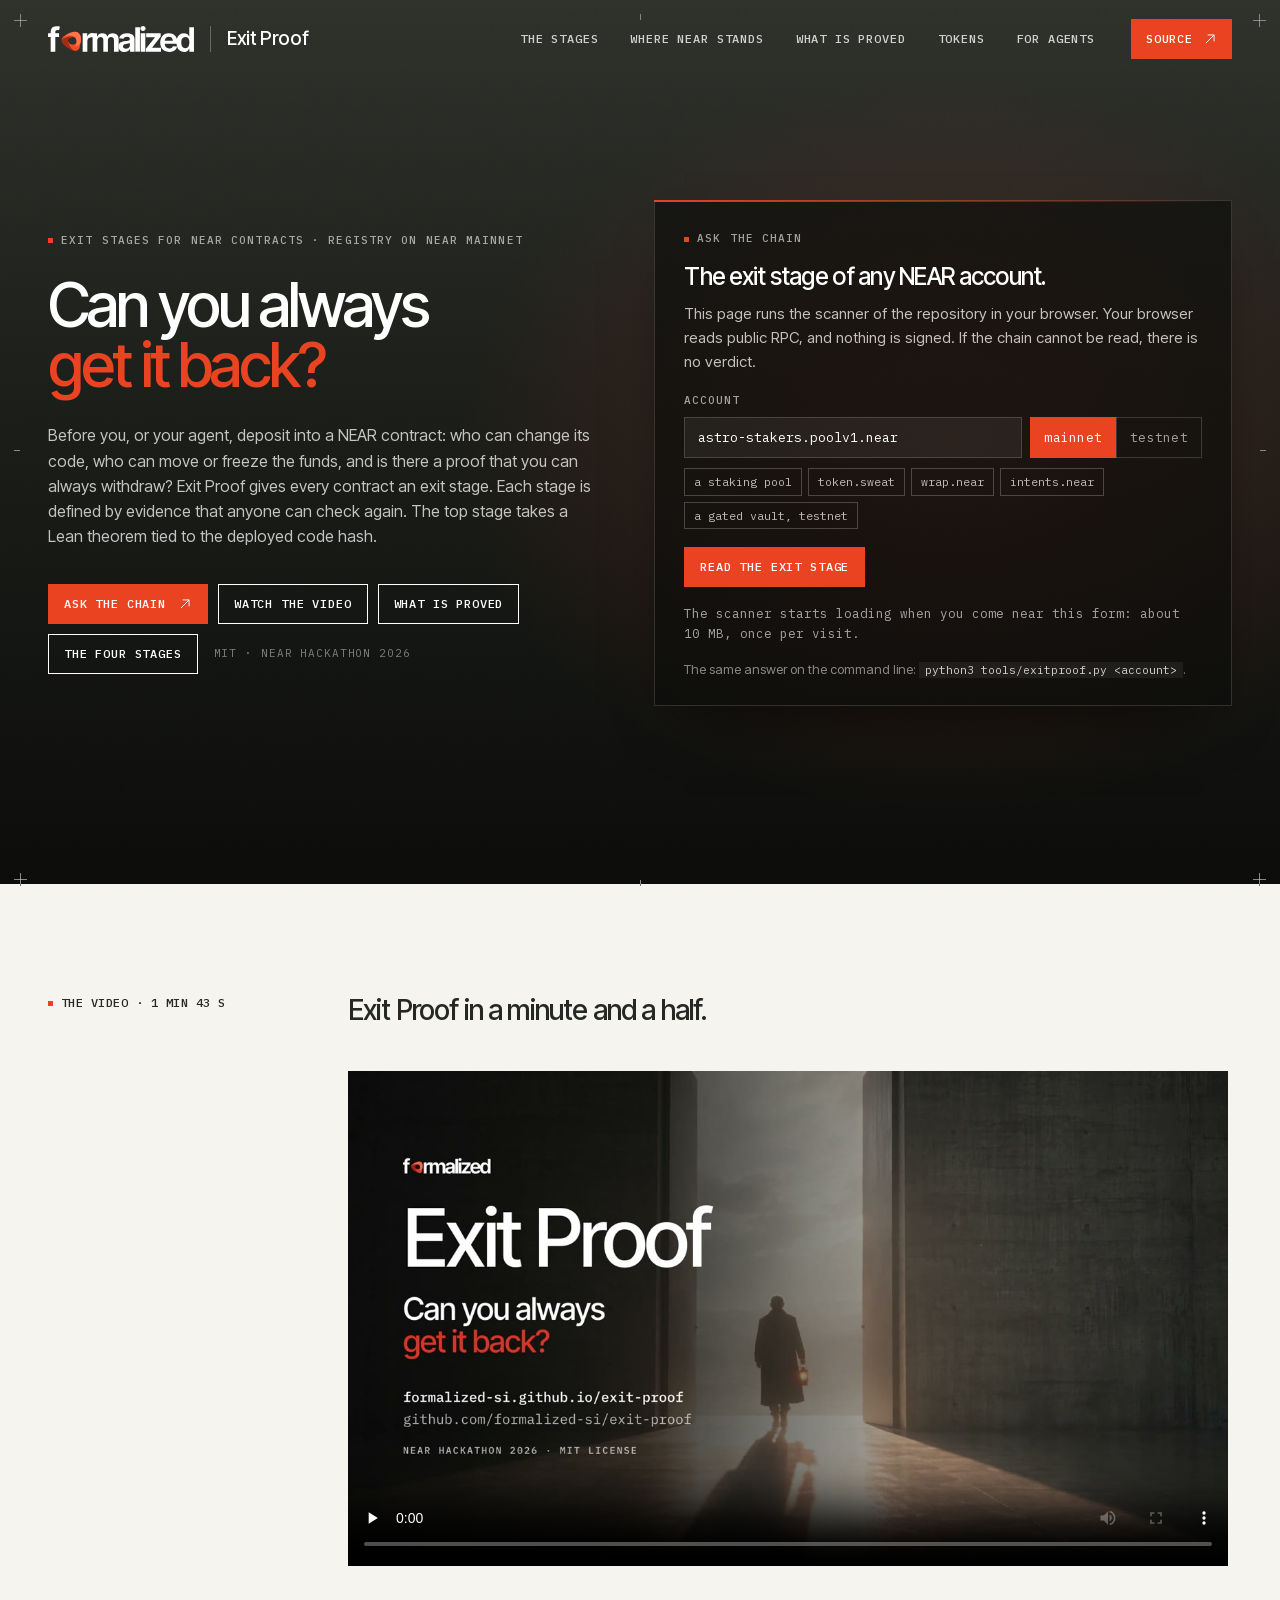
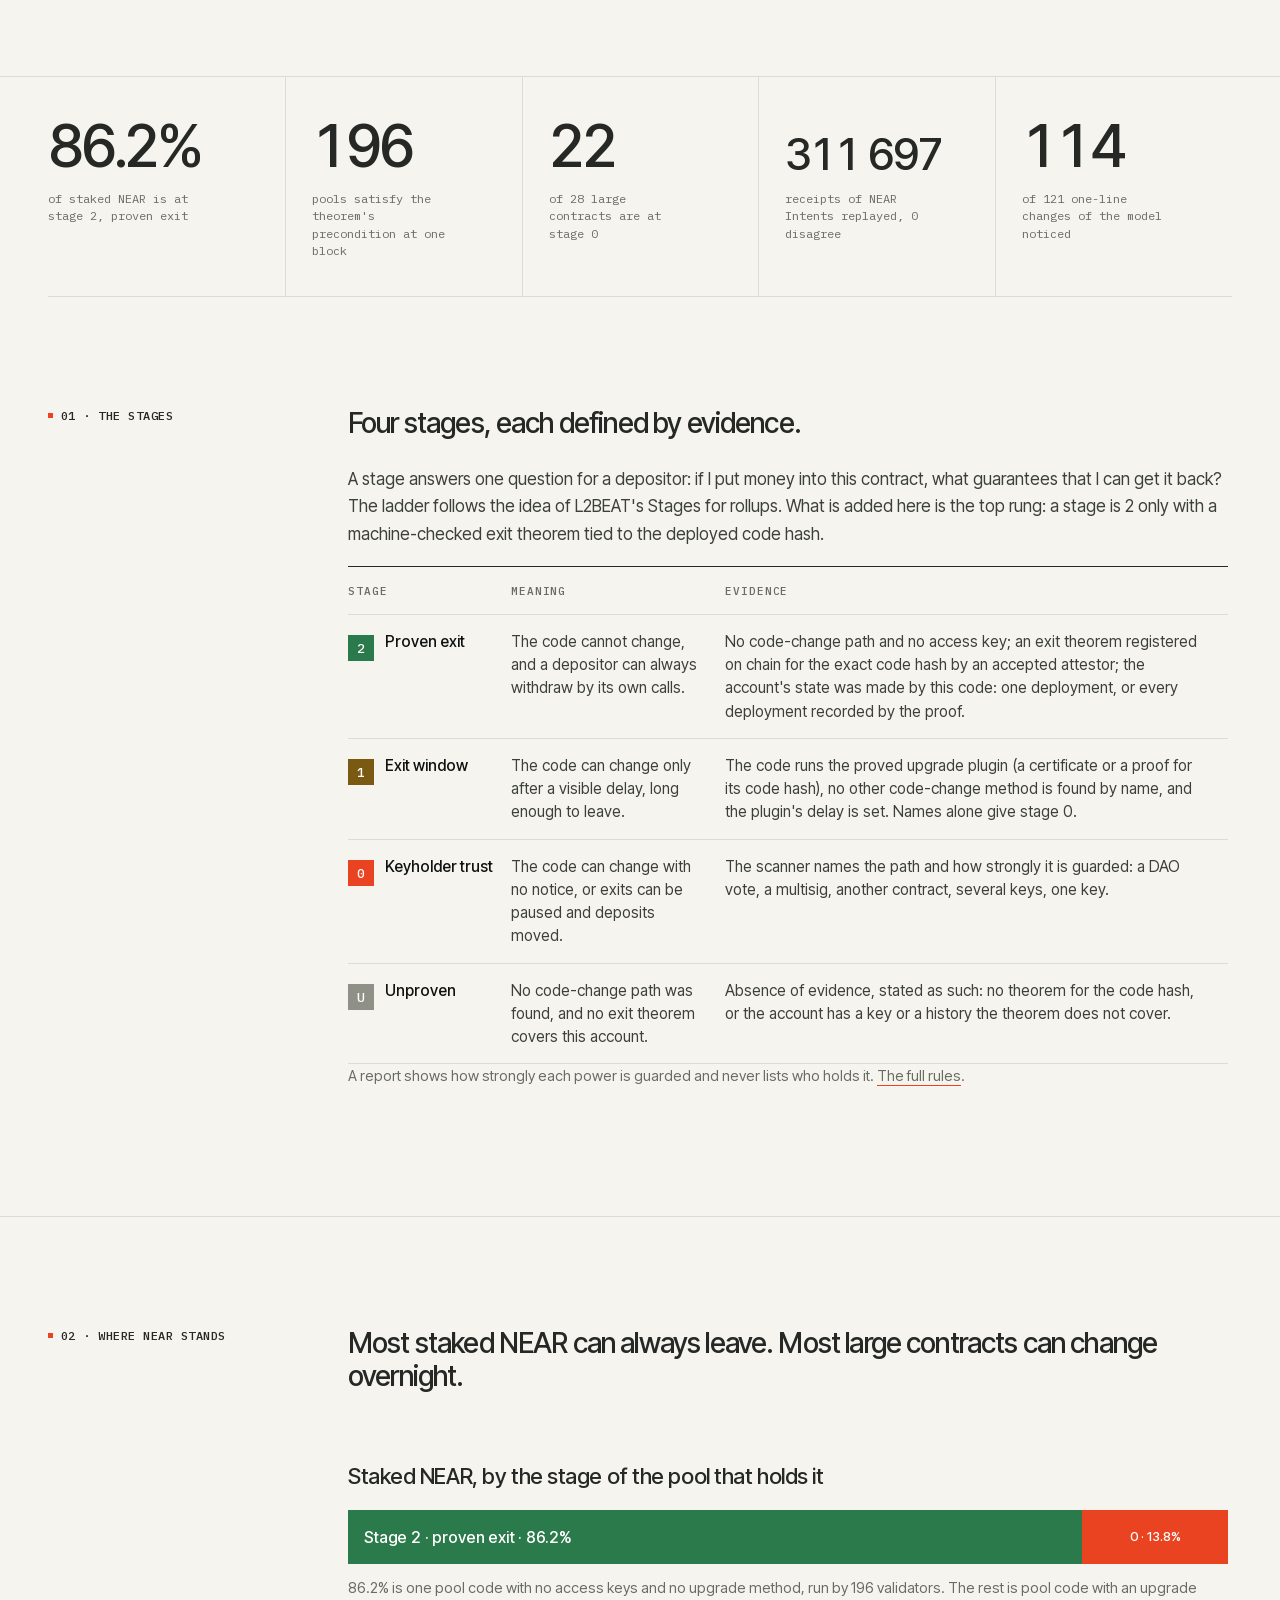
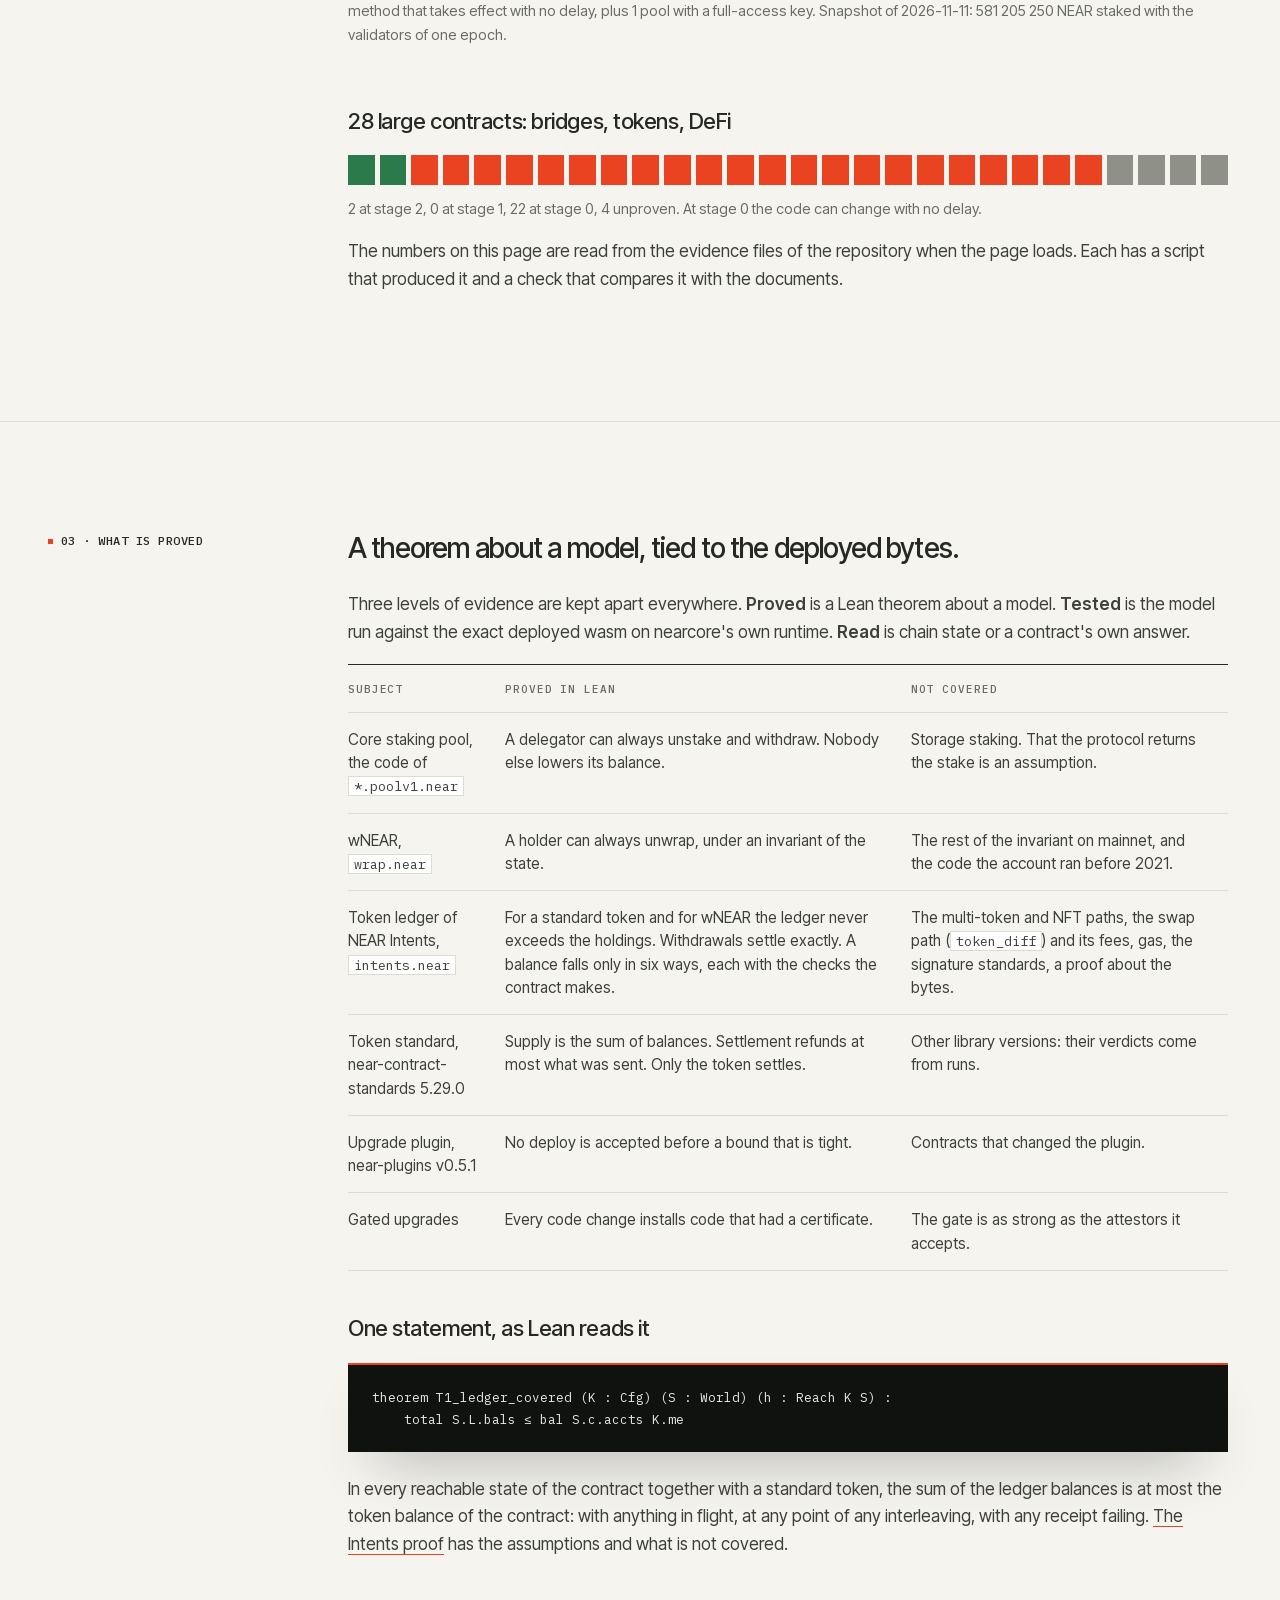
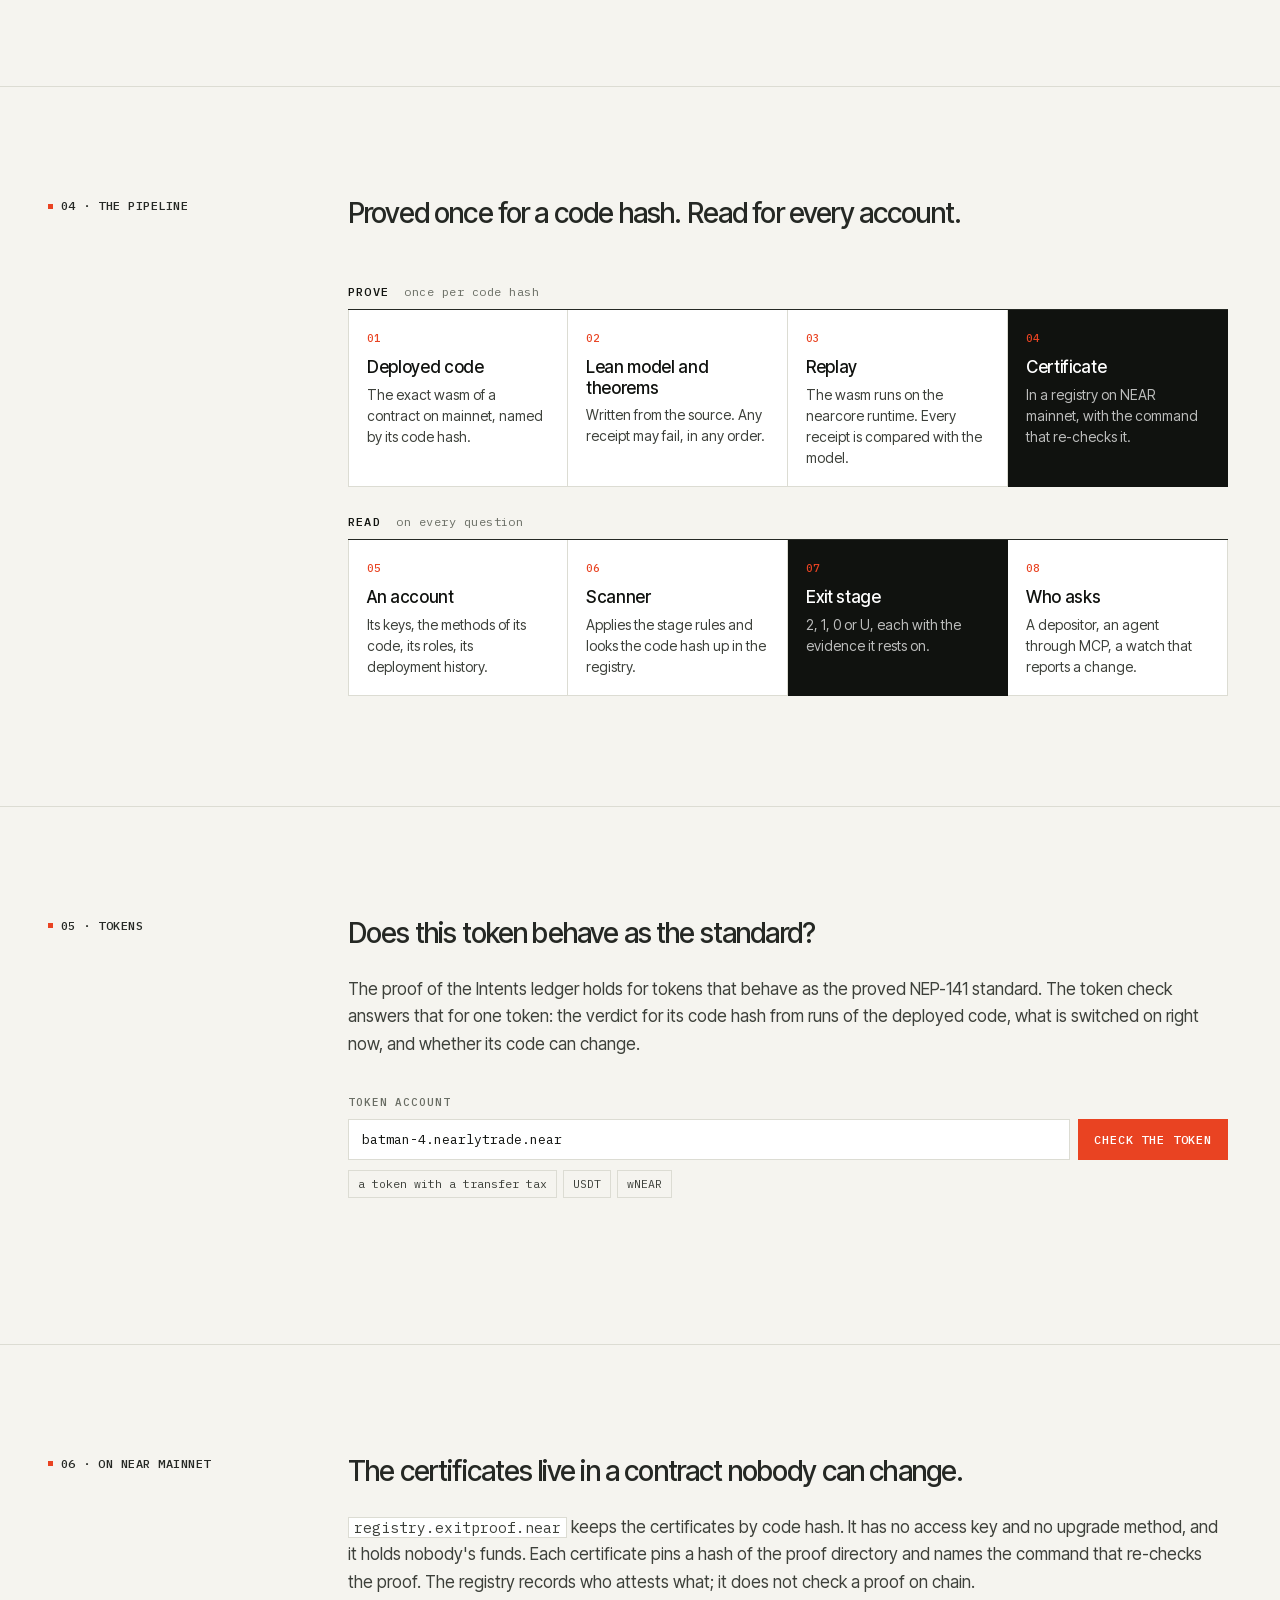
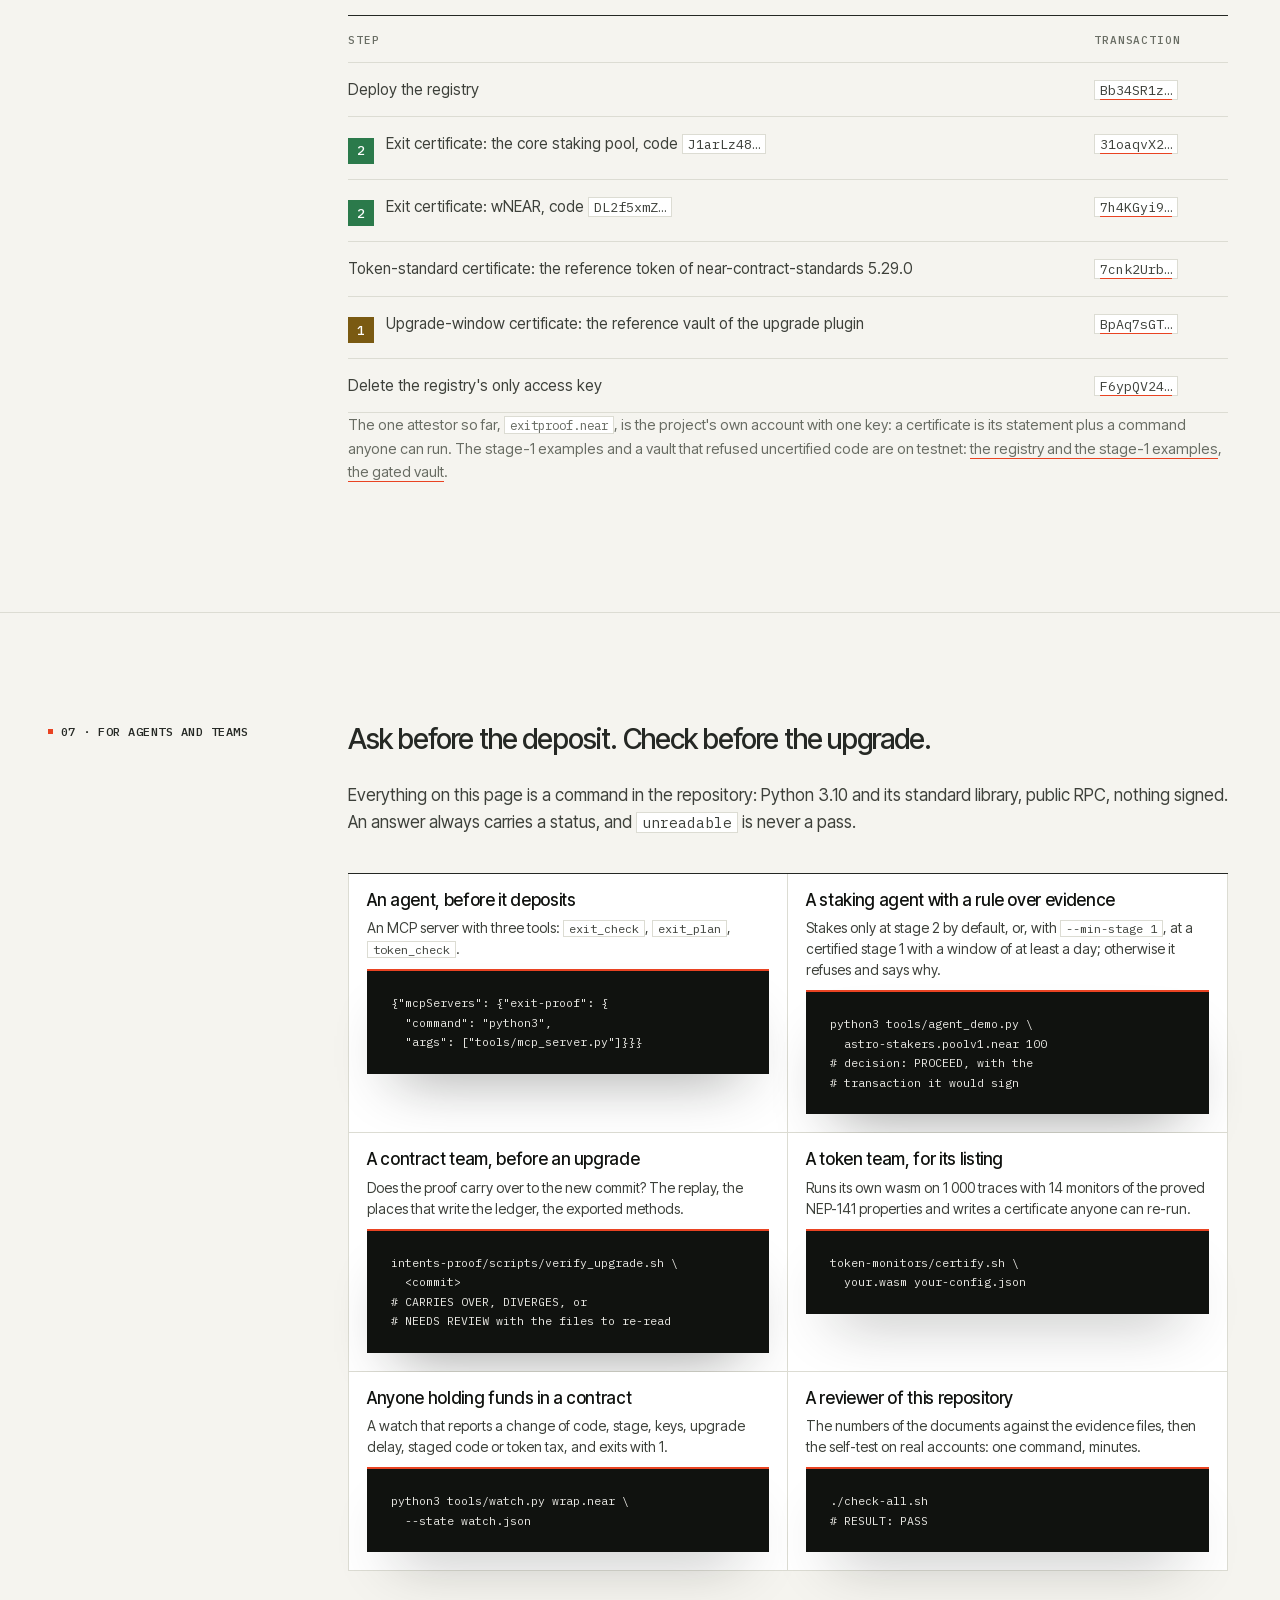
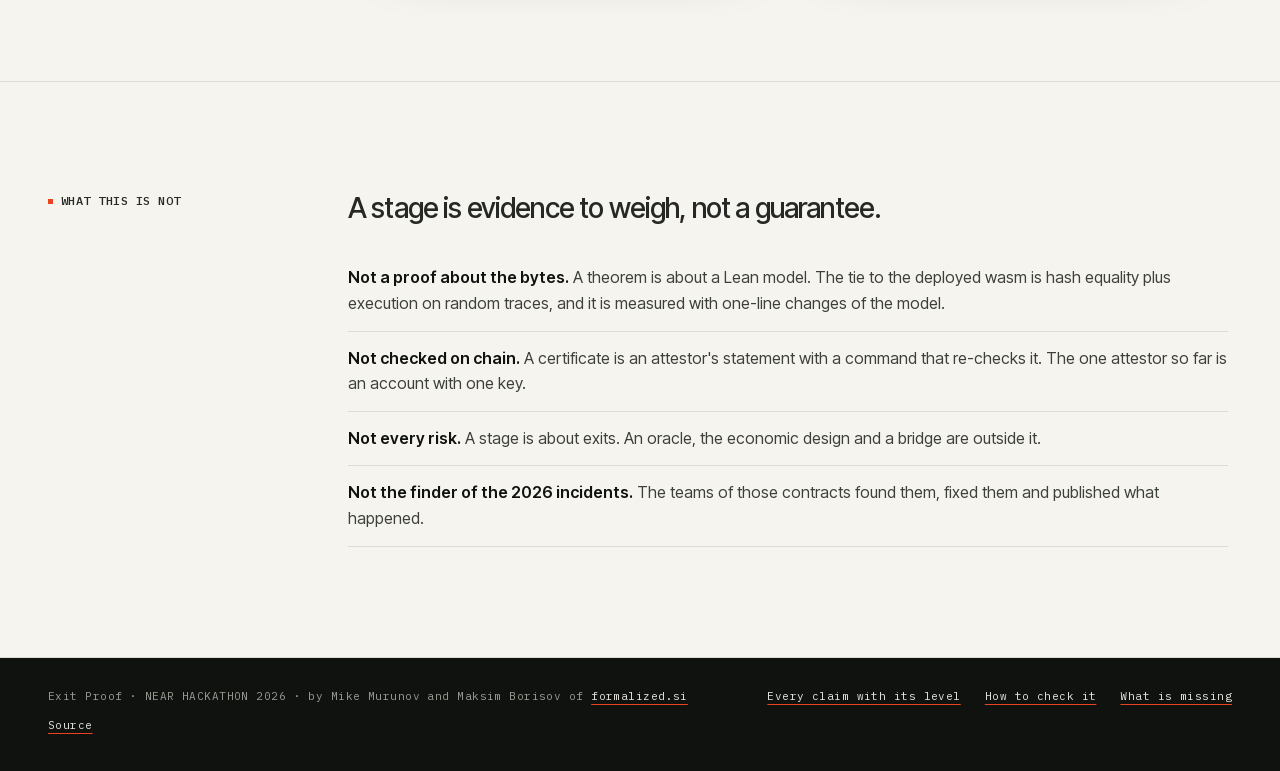
<file: index.html>
<!doctype html><html lang="en"><head><meta charset="utf-8"><script>location.replace("web/index.html" + location.search + location.hash)</script><noscript><meta http-equiv="refresh" content="0;url=web/index.html"></noscript><title>Exit Proof · can you always get it back?</title><meta name="description" content="The exit stage of any NEAR contract, backed by evidence anyone can re-check. The scanner runs in your browser."><meta property="og:type" content="website"><meta property="og:title" content="Exit Proof · can you always get it back?"><meta property="og:description" content="Every NEAR contract gets an exit stage. The top stage takes a Lean theorem tied to the deployed code hash."><meta property="og:image" content="https://exit-proof.formalized.si/docs/assets/hero.png"><meta name="twitter:card" content="summary_large_image"><link rel="canonical" href="web/index.html"></head><body><a href="web/index.html">Exit Proof</a></body></html>
</file>
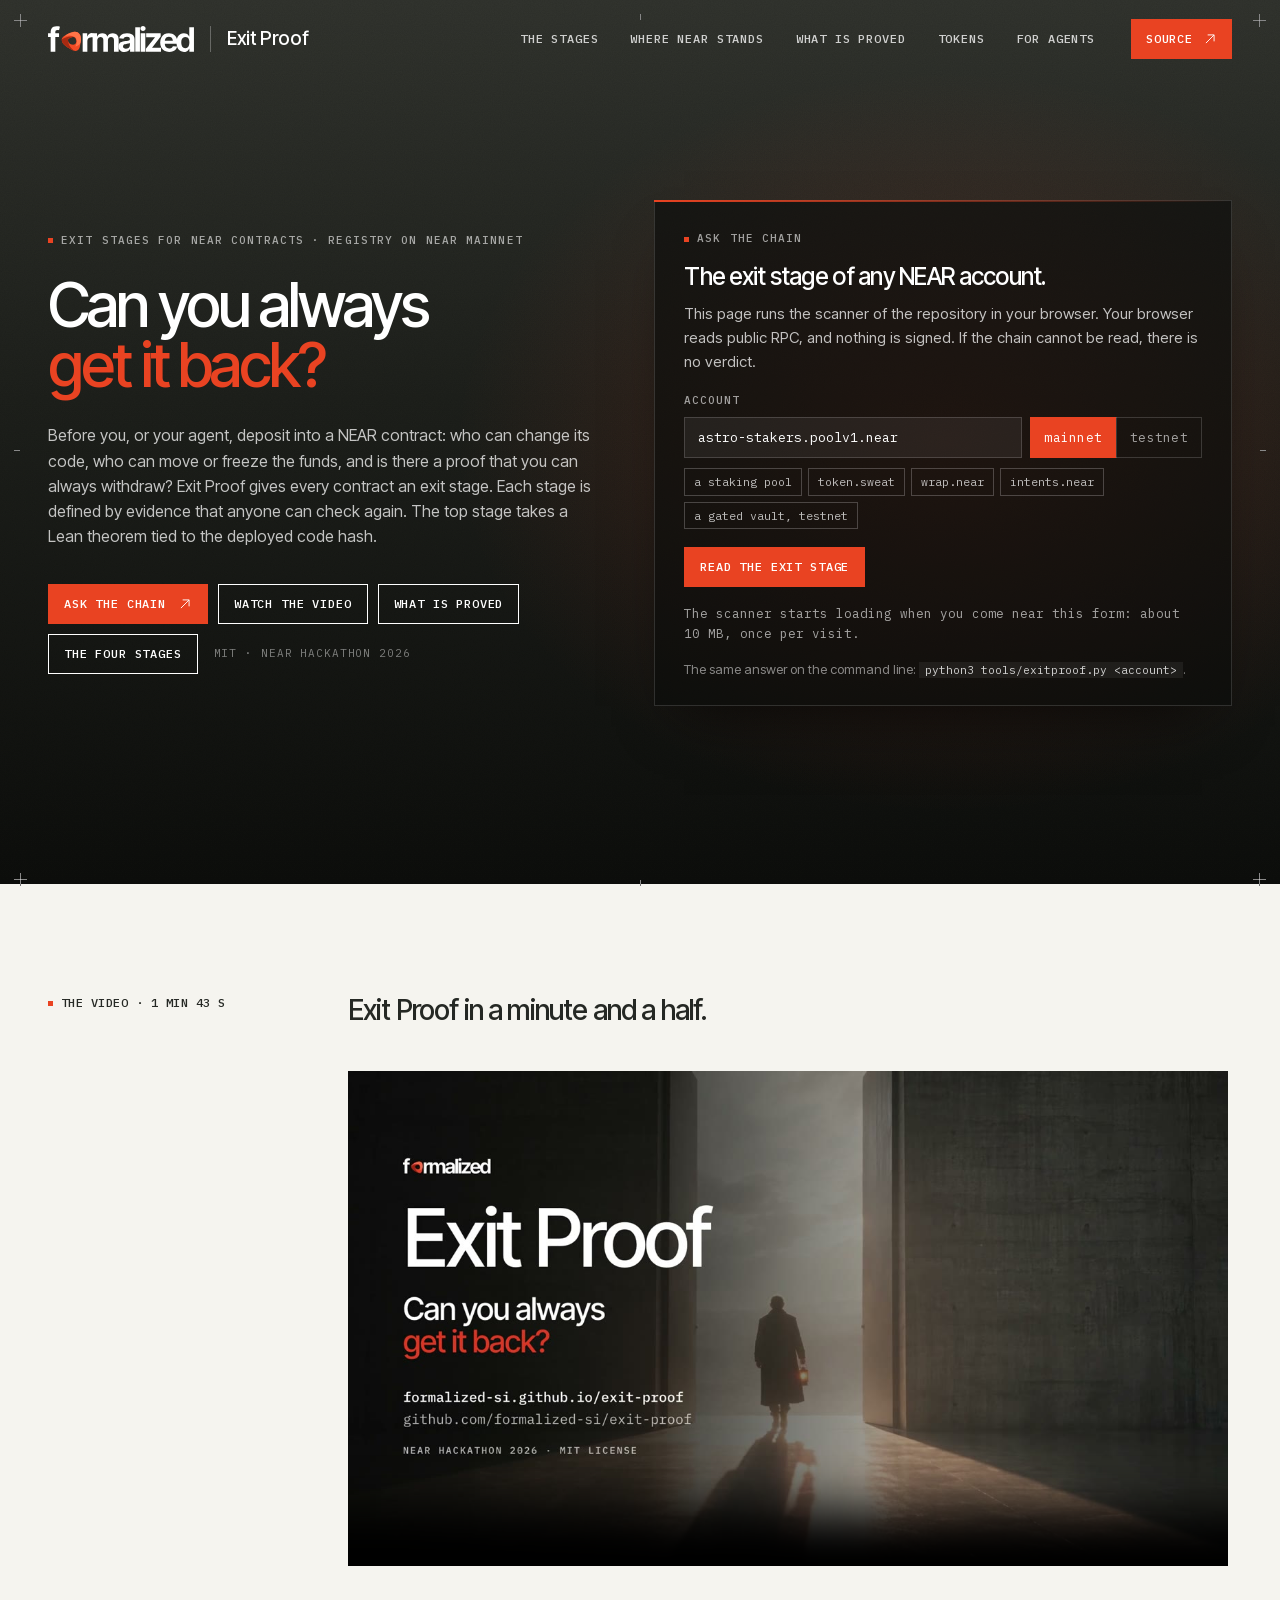
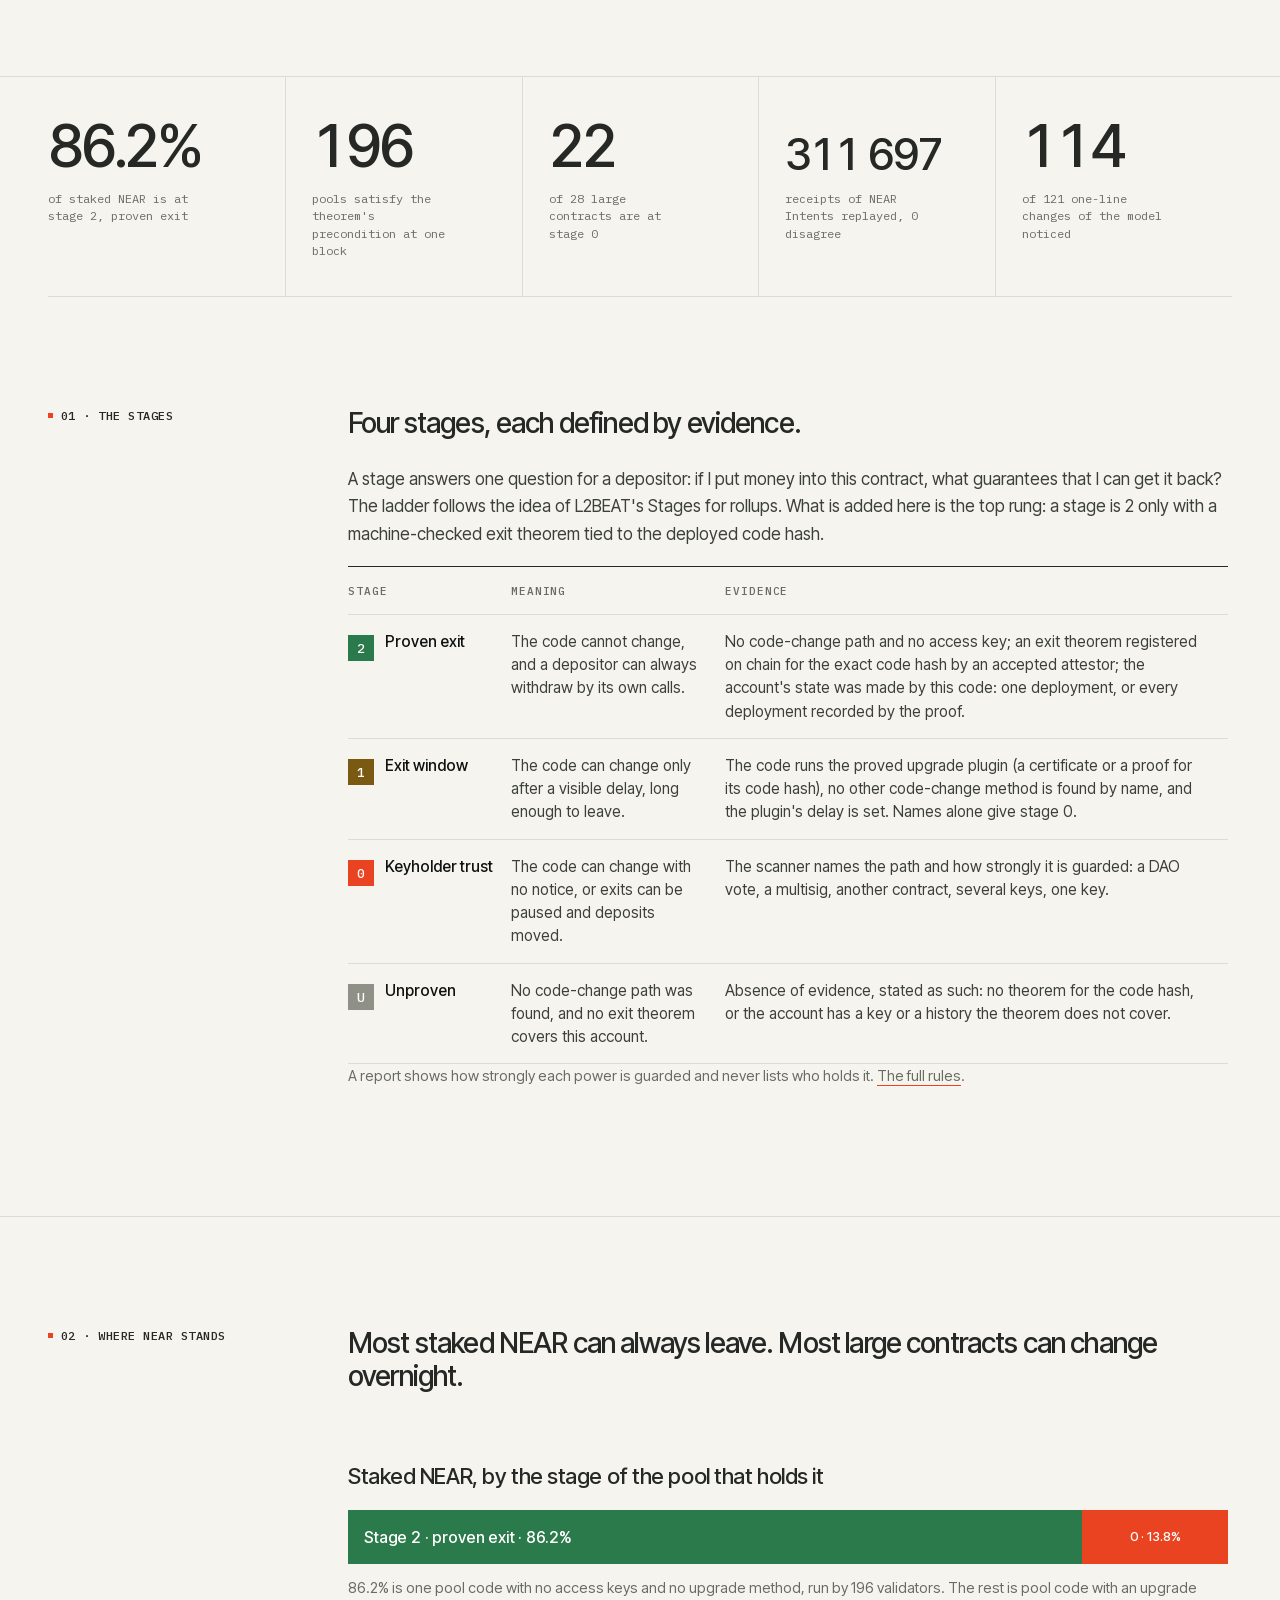
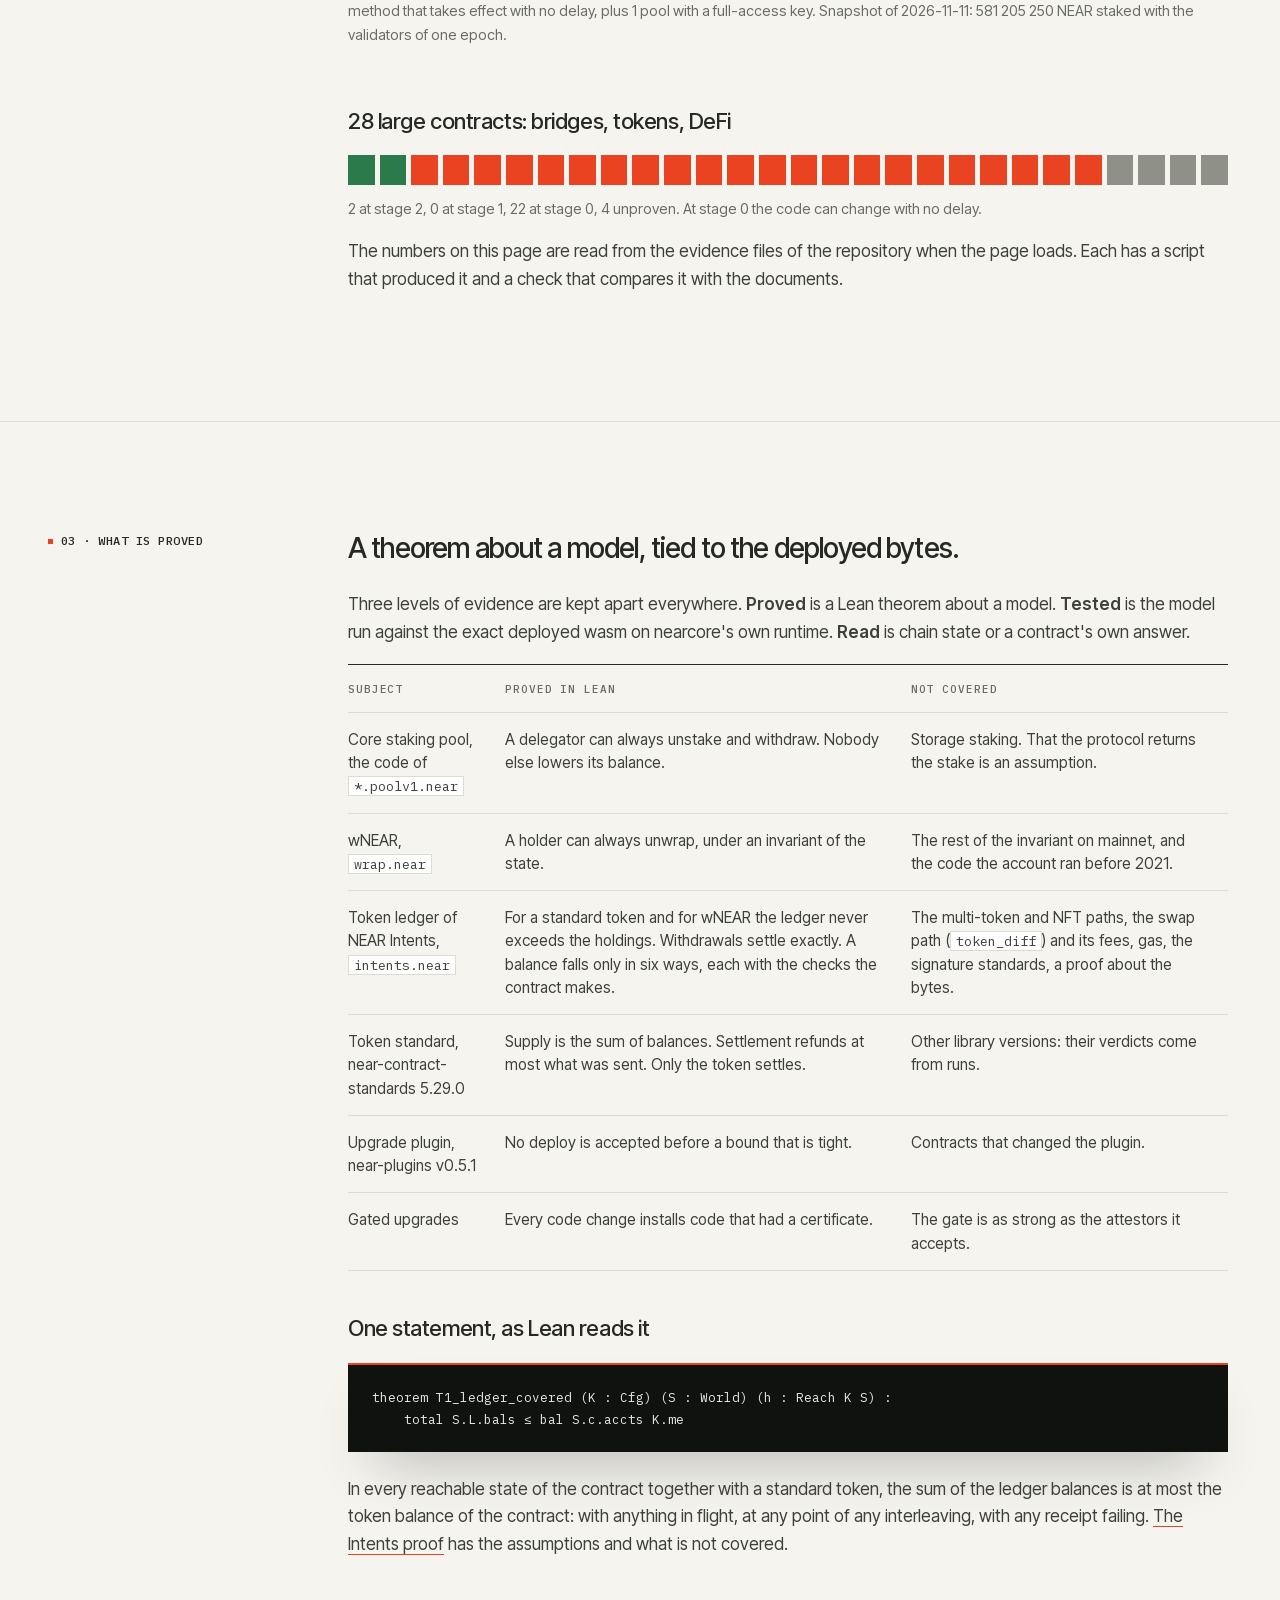
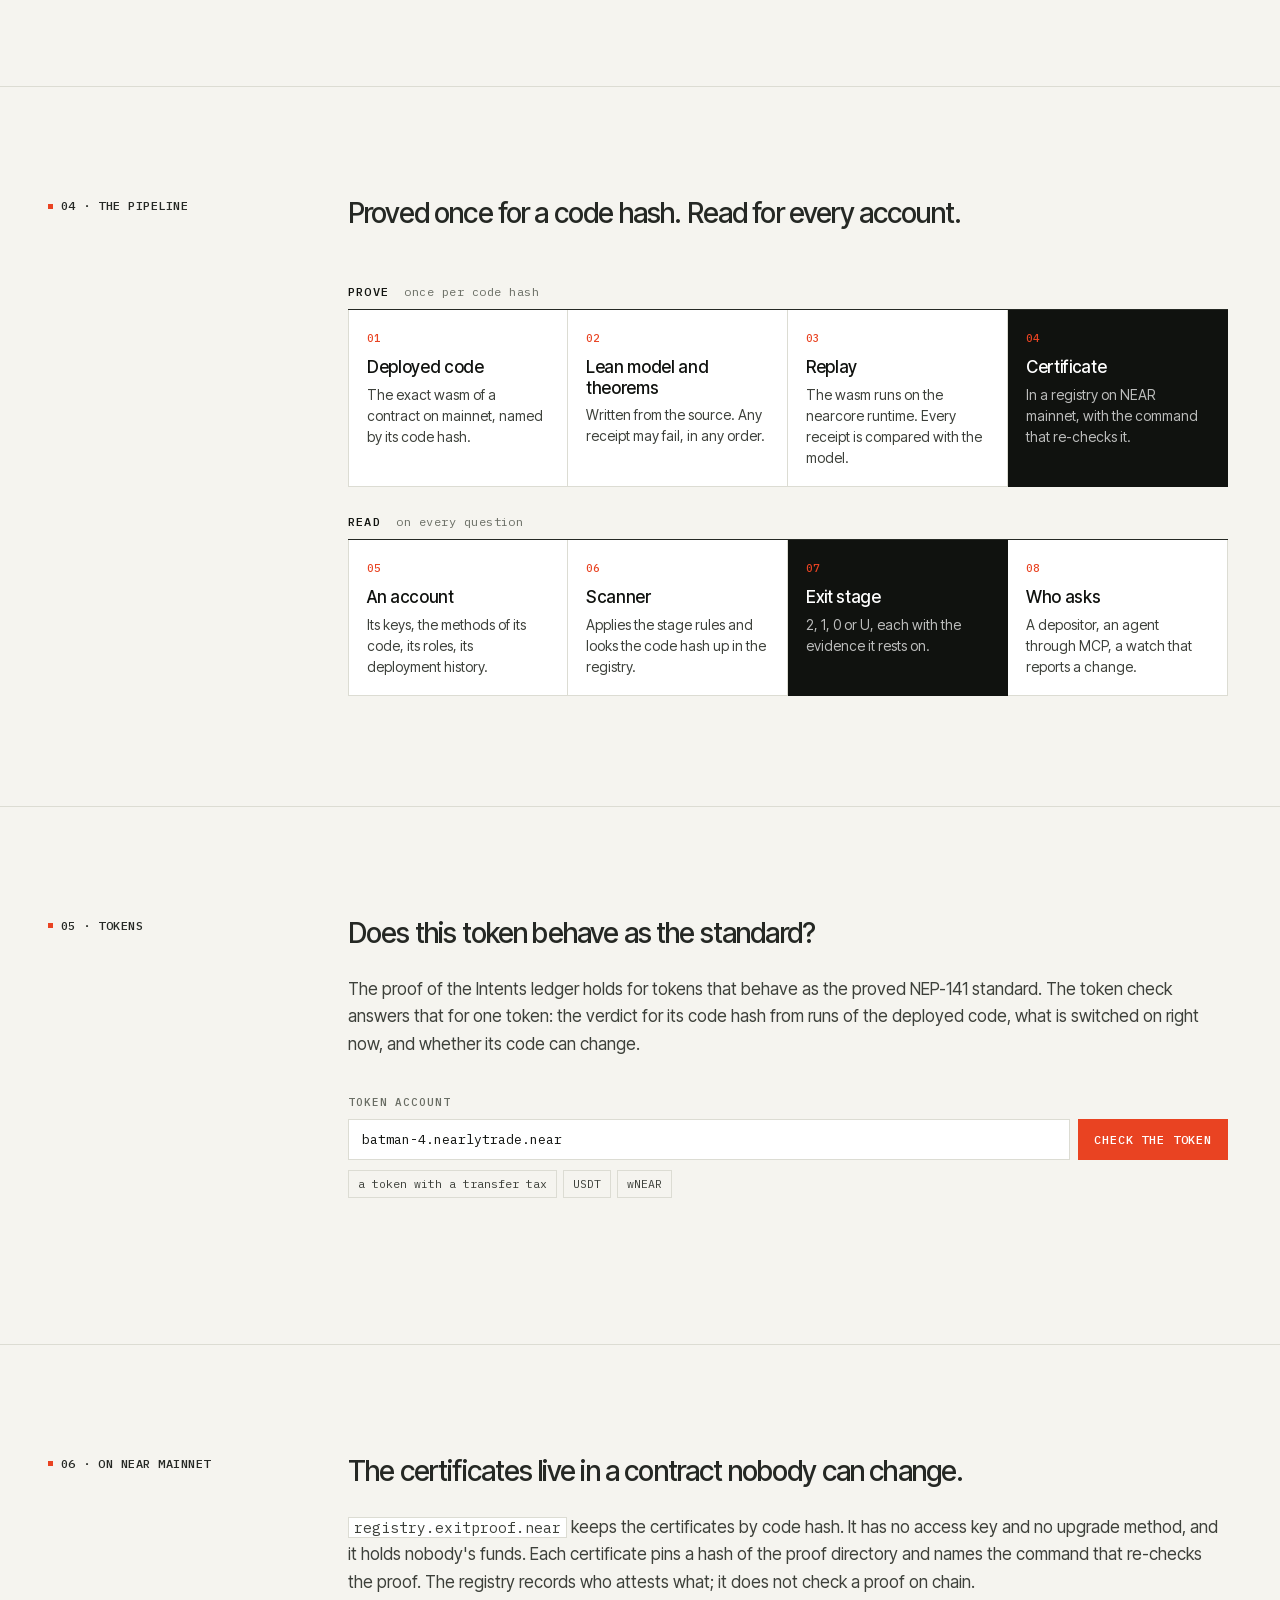
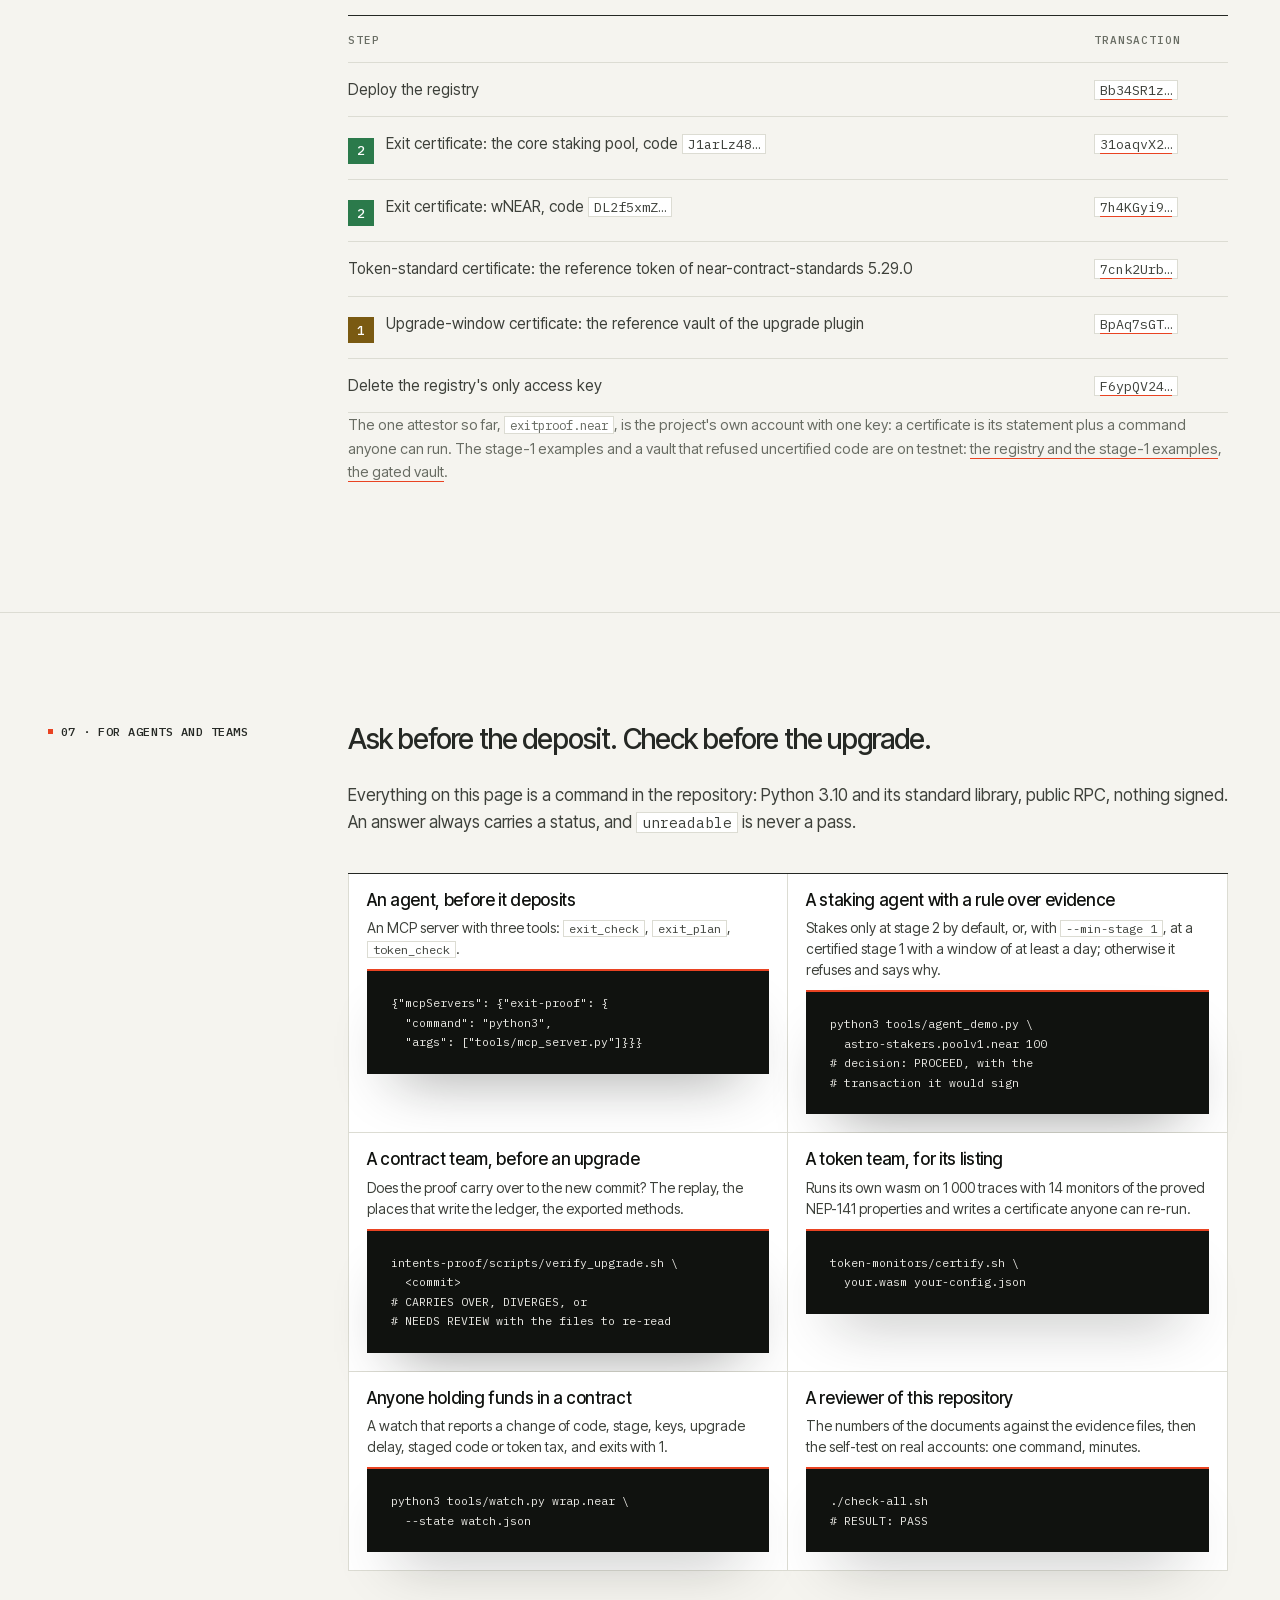
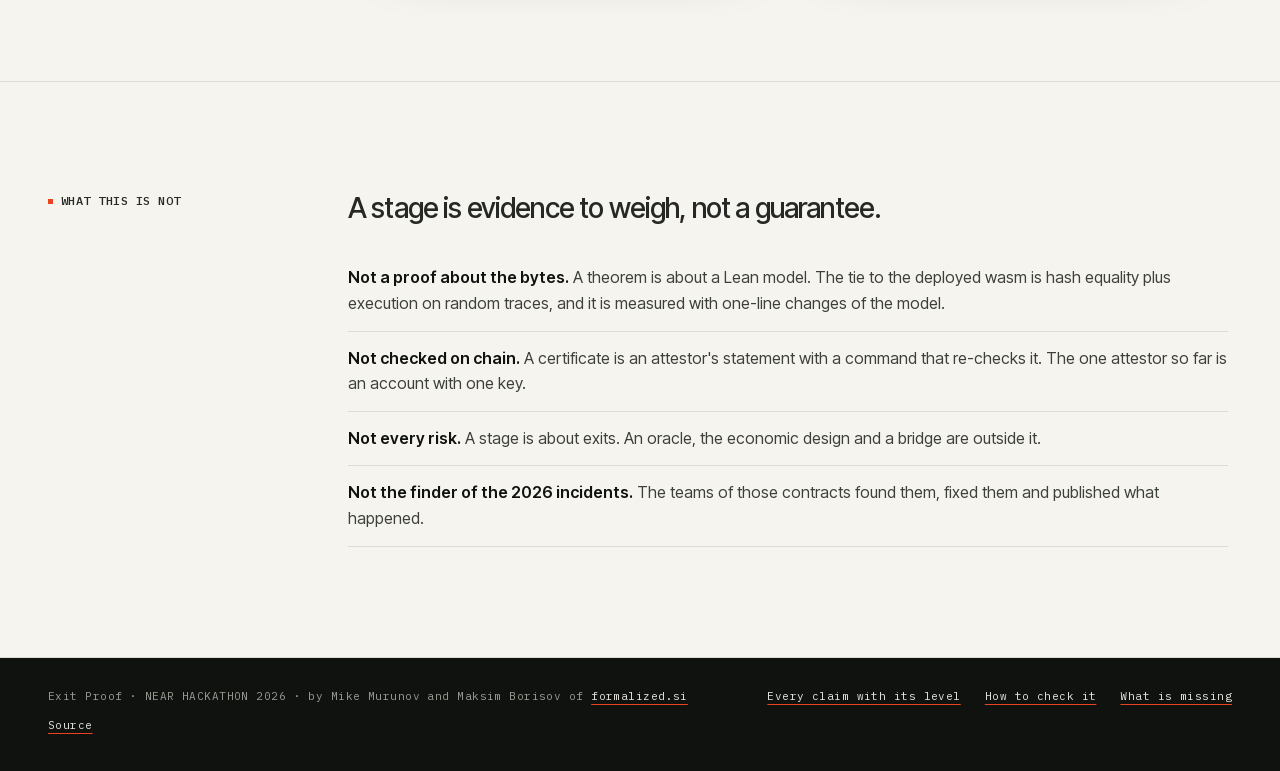
<file: web/index.html>
<!doctype html>
<html lang="en">
<head>
<meta charset="utf-8">
<meta name="viewport" content="width=device-width,initial-scale=1">
<title>Exit Proof · can you always get it back?</title>
<meta name="description" content="The exit stage of any NEAR contract: who can change its code, who can move or freeze the funds, and whether a Lean theorem tied to its code hash says a depositor can always withdraw. The scanner runs in your browser.">
<meta property="og:type" content="website">
<meta property="og:title" content="Exit Proof · can you always get it back?">
<meta property="og:description" content="Every NEAR contract gets an exit stage. The top stage takes a Lean theorem tied to the deployed code hash. Ask the chain from your browser, with no wallet.">
<meta property="og:url" content="https://exit-proof.formalized.si/">
<meta property="og:image" content="https://exit-proof.formalized.si/docs/assets/hero.png">
<meta name="twitter:card" content="summary_large_image">
<meta name="theme-color" content="#1a1c18">
<link rel="icon" href="assets/formalized-mark.svg" type="image/svg+xml">
<link rel="stylesheet" href="styles.css">
<link rel="stylesheet" href="page.css">
<link rel="stylesheet" href="exit.css">
</head>
<body>
<div class="marks" aria-hidden="true"><i class="tl"></i><i class="tr"></i><i class="bl"></i><i class="br"></i><i class="tc"></i><i class="bc"></i><i class="ml"></i><i class="mr"></i></div>
<main>
<div class="stage">
<div class="grain" aria-hidden="true"></div>
<header>
  <div class="brand-line"><a class="formalized" href="https://formalized.si/" aria-label="Formalized"><img src="assets/formalized-white.svg" alt="Formalized" width="146" height="26"></a><a class="brand" href="index.html">Exit Proof</a></div>
  <nav aria-label="Main"><a href="#ladder">The stages</a><a href="#stands">Where NEAR stands</a><a href="#proved">What is proved</a><a href="#tokens">Tokens</a><a href="#agents">For agents</a><a class="nav-cta" href="https://github.com/formalized-si/exit-proof">Source <svg class="ui-arrow" viewBox="0 0 24 24" aria-hidden="true"><path d="M5 19 19 5M8 5h11v11"/></svg></a></nav>
</header>

<div class="stage-grid">
<section class="patch-hero">
  <p class="eyebrow">EXIT STAGES FOR NEAR CONTRACTS · REGISTRY ON NEAR MAINNET</p>
  <h1>Can you always<br><span>get it back?</span></h1>
  <p class="lead">Before you, or your agent, deposit into a NEAR contract: who can change its code, who can move or freeze the funds, and is there a proof that you can always withdraw? Exit Proof gives every contract an exit stage. Each stage is defined by evidence that anyone can check again. The top stage takes a Lean theorem tied to the deployed code hash.</p>
  <div class="actions"><a class="button" href="#try-title">Ask the chain <svg class="ui-arrow" viewBox="0 0 24 24" aria-hidden="true"><path d="M5 19 19 5M8 5h11v11"/></svg></a><a class="button ghost" href="#video">Watch the video</a><a class="button ghost" href="#proved">What is proved</a><a class="button ghost" href="#ladder">The four stages</a><span class="license">MIT · NEAR HACKATHON 2026</span></div>
</section>

<section class="try-card" id="try" aria-labelledby="try-title">
  <p class="eyebrow">ASK THE CHAIN</p>
  <h2 id="try-title">The exit stage of any NEAR account.</h2>
  <p>This page runs the scanner of the repository in your browser. Your browser reads public RPC, and nothing is signed. If the chain cannot be read, there is no verdict.</p>
  <form id="exit-form" autocomplete="off">
    <label for="account">Account</label>
    <div class="field-row">
      <input id="account" type="text" spellcheck="false" autocapitalize="none" value="astro-stakers.poolv1.near" aria-describedby="exit-status">
      <div class="seg" role="radiogroup" aria-label="Network"><button type="button" role="radio" aria-checked="true" data-net="mainnet">mainnet</button><button type="button" role="radio" aria-checked="false" data-net="testnet">testnet</button></div>
      <input type="hidden" id="network" value="mainnet">
    </div>
    <div class="presets" aria-label="Examples">
      <button type="button" data-account="astro-stakers.poolv1.near" data-network="mainnet">a staking pool</button>
      <button type="button" data-account="token.sweat" data-network="mainnet">token.sweat</button>
      <button type="button" data-account="wrap.near" data-network="mainnet">wrap.near</button>
      <button type="button" data-account="intents.near" data-network="mainnet">intents.near</button>
      <button type="button" data-account="gated-quiet-vault.testnet" data-network="testnet">a gated vault, testnet</button>
    </div>
    <button class="button" id="check-exit" type="submit">Read the exit stage</button>
  </form>
  <p id="exit-status" role="status" aria-live="polite">The scanner starts loading when you come near this form: about 10 MB, once per visit.</p>
  <div id="exit-result" hidden>
    <h3 id="decision"></h3>
    <ul id="why"></ul>
    <p id="condition" hidden></p>
    <div class="result-actions"><button class="button ghost" id="full" type="button" hidden>Read who holds each power</button><button class="button ghost" id="share" type="button" hidden>Copy a link to this answer</button></div>
    <details><summary>The whole report</summary><pre id="report"></pre></details>
  </div>
  <p class="muted small" id="check-note">The same answer on the command line: <code>python3 tools/exitproof.py &lt;account&gt;</code>.</p>
</section>
</div>
</div>

<section class="patch-card video-card" id="video" aria-labelledby="video-title">
  <p class="eyebrow">THE VIDEO · 1 MIN 43 S</p>
  <h2 id="video-title">Exit Proof in a minute and a half.</h2>
  <video controls preload="none" playsinline poster="../docs/assets/exit-proof-promo-poster.jpg" width="1280" height="720">
    <source src="../docs/assets/exit-proof-promo.mp4" type="video/mp4">
    <a href="../docs/assets/exit-proof-promo.mp4">Download the video</a>
  </video>
</section>

<section class="pj-facts" aria-label="Key numbers">
  <div class="facts" id="facts">
    <div class="fact"><b id="f-share">—</b><span>of staked NEAR is at stage 2, proven exit</span></div>
    <div class="fact"><b id="f-pools">—</b><span>pools satisfy the theorem's precondition at one block</span></div>
    <div class="fact"><b id="f-zero">—</b><span id="f-zero-label">large contracts at stage 0</span></div>
    <div class="fact"><b id="f-receipts">—</b><span>receipts of NEAR Intents replayed, 0 disagree</span></div>
    <div class="fact"><b id="f-mutants">—</b><span id="f-mutants-label">one-line changes of the model noticed</span></div>
  </div>
</section>

<section class="patch-card" id="ladder" aria-labelledby="ladder-title">
  <p class="eyebrow">01 · THE STAGES</p>
  <h2 id="ladder-title">Four stages, each defined by evidence.</h2>
  <p>A stage answers one question for a depositor: if I put money into this contract, what guarantees that I can get it back? The ladder follows the idea of L2BEAT's Stages for rollups. What is added here is the top rung: a stage is 2 only with a machine-checked exit theorem tied to the deployed code hash.</p>
  <table class="ladder">
    <thead><tr><th>Stage</th><th>Meaning</th><th>Evidence</th></tr></thead>
    <tbody>
      <tr><td><span class="lvl l2">2</span> Proven exit</td><td>The code cannot change, and a depositor can always withdraw by its own calls.</td><td>No code-change path and no access key; an exit theorem registered on chain for the exact code hash by an accepted attestor; the account's state was made by this code: one deployment, or every deployment recorded by the proof.</td></tr>
      <tr><td><span class="lvl l1">1</span> Exit window</td><td>The code can change only after a visible delay, long enough to leave.</td><td>The code runs the proved upgrade plugin (a certificate or a proof for its code hash), no other code-change method is found by name, and the plugin's delay is set. Names alone give stage 0.</td></tr>
      <tr><td><span class="lvl l0">0</span> Keyholder trust</td><td>The code can change with no notice, or exits can be paused and deposits moved.</td><td>The scanner names the path and how strongly it is guarded: a DAO vote, a multisig, another contract, several keys, one key.</td></tr>
      <tr><td><span class="lvl lu">U</span> Unproven</td><td>No code-change path was found, and no exit theorem covers this account.</td><td>Absence of evidence, stated as such: no theorem for the code hash, or the account has a key or a history the theorem does not cover.</td></tr>
    </tbody>
  </table>
  <p class="note">A report shows how strongly each power is guarded and never lists who holds it. <a href="https://github.com/formalized-si/exit-proof/blob/main/docs/STAGES.md">The full rules</a>.</p>
</section>

<section class="patch-card" id="stands" aria-labelledby="stands-title">
  <p class="eyebrow">02 · WHERE NEAR STANDS</p>
  <h2 id="stands-title">Most staked NEAR can always leave. Most large contracts can change overnight.</h2>
  <h3>Staked NEAR, by the stage of the pool that holds it</h3>
  <div class="bar" id="stake-bar" role="img" aria-label="Share of staked NEAR by stage"></div>
  <p id="stake-note" class="note"></p>
  <h3 id="cells-title">Large contracts: bridges, tokens, DeFi</h3>
  <div class="cells" id="cells" role="img" aria-label="Large contracts by stage"></div>
  <p id="cells-note" class="note"></p>
  <p>The numbers on this page are read from the evidence files of the repository when the page loads. Each has a script that produced it and a check that compares it with the documents.</p>
</section>

<section class="patch-card" id="proved" aria-labelledby="proved-title">
  <p class="eyebrow">03 · WHAT IS PROVED</p>
  <h2 id="proved-title">A theorem about a model, tied to the deployed bytes.</h2>
  <p>Three levels of evidence are kept apart everywhere. <b>Proved</b> is a Lean theorem about a model. <b>Tested</b> is the model run against the exact deployed wasm on nearcore's own runtime. <b>Read</b> is chain state or a contract's own answer.</p>
  <table>
    <thead><tr><th>Subject</th><th>Proved in Lean</th><th>Not covered</th></tr></thead>
    <tbody>
      <tr><td>Core staking pool, the code of <code>*.poolv1.near</code></td><td>A delegator can always unstake and withdraw. Nobody else lowers its balance.</td><td>Storage staking. That the protocol returns the stake is an assumption.</td></tr>
      <tr><td>wNEAR, <code>wrap.near</code></td><td>A holder can always unwrap, under an invariant of the state.</td><td>The rest of the invariant on mainnet, and the code the account ran before 2021.</td></tr>
      <tr><td>Token ledger of NEAR Intents, <code>intents.near</code></td><td>For a standard token and for wNEAR the ledger never exceeds the holdings. Withdrawals settle exactly. A balance falls only in six ways, each with the checks the contract makes.</td><td>The multi-token and NFT paths, the swap path (<code>token_diff</code>) and its fees, gas, the signature standards, a proof about the bytes.</td></tr>
      <tr><td>Token standard, near-contract-standards 5.29.0</td><td>Supply is the sum of balances. Settlement refunds at most what was sent. Only the token settles.</td><td>Other library versions: their verdicts come from runs.</td></tr>
      <tr><td>Upgrade plugin, near-plugins v0.5.1</td><td>No deploy is accepted before a bound that is tight.</td><td>Contracts that changed the plugin.</td></tr>
      <tr><td>Gated upgrades</td><td>Every code change installs code that had a certificate.</td><td>The gate is as strong as the attestors it accepts.</td></tr>
    </tbody>
  </table>
  <h3>One statement, as Lean reads it</h3>
  <pre>theorem T1_ledger_covered (K : Cfg) (S : World) (h : Reach K S) :
    total S.L.bals ≤ bal S.c.accts K.me</pre>
  <p>In every reachable state of the contract together with a standard token, the sum of the ledger balances is at most the token balance of the contract: with anything in flight, at any point of any interleaving, with any receipt failing. <a href="https://github.com/formalized-si/exit-proof/blob/main/intents-proof/README.md">The Intents proof</a> has the assumptions and what is not covered.</p>
</section>

<section class="patch-card" id="how" aria-labelledby="how-title">
  <p class="eyebrow">04 · THE PIPELINE</p>
  <h2 id="how-title">Proved once for a code hash. Read for every account.</h2>
  <div class="lane-name"><b>PROVE</b> once per code hash</div>
  <ol class="steps">
    <li><span>01</span><b>Deployed code</b><p>The exact wasm of a contract on mainnet, named by its code hash.</p></li>
    <li><span>02</span><b>Lean model and theorems</b><p>Written from the source. Any receipt may fail, in any order.</p></li>
    <li><span>03</span><b>Replay</b><p>The wasm runs on the nearcore runtime. Every receipt is compared with the model.</p></li>
    <li class="end"><span>04</span><b>Certificate</b><p>In a registry on NEAR mainnet, with the command that re-checks it.</p></li>
  </ol>
  <div class="lane-name"><b>READ</b> on every question</div>
  <ol class="steps">
    <li><span>05</span><b>An account</b><p>Its keys, the methods of its code, its roles, its deployment history.</p></li>
    <li><span>06</span><b>Scanner</b><p>Applies the stage rules and looks the code hash up in the registry.</p></li>
    <li class="end"><span>07</span><b>Exit stage</b><p>2, 1, 0 or U, each with the evidence it rests on.</p></li>
    <li><span>08</span><b>Who asks</b><p>A depositor, an agent through MCP, a watch that reports a change.</p></li>
  </ol>
</section>

<section class="patch-card" id="tokens" aria-labelledby="tokens-title">
  <p class="eyebrow">05 · TOKENS</p>
  <h2 id="tokens-title">Does this token behave as the standard?</h2>
  <p>The proof of the Intents ledger holds for tokens that behave as the proved NEP-141 standard. The token check answers that for one token: the verdict for its code hash from runs of the deployed code, what is switched on right now, and whether its code can change.</p>
  <form id="token-form" class="light-form" autocomplete="off">
    <label for="token">Token account</label>
    <div class="field-row">
      <input id="token" type="text" spellcheck="false" autocapitalize="none" value="batman-4.nearlytrade.near">
      <button class="button" id="check-token" type="submit">Check the token</button>
    </div>
    <div class="presets">
      <button type="button" data-token="batman-4.nearlytrade.near">a token with a transfer tax</button>
      <button type="button" data-token="usdt.tether-token.near">USDT</button>
      <button type="button" data-token="wrap.near">wNEAR</button>
    </div>
  </form>
  <p id="token-status" role="status" aria-live="polite" class="note"></p>
  <div id="token-result" hidden>
    <h3 id="token-decision"></h3>
    <pre id="token-report"></pre>
  </div>
</section>

<section class="patch-card" id="mainnet" aria-labelledby="mainnet-title">
  <p class="eyebrow">06 · ON NEAR MAINNET</p>
  <h2 id="mainnet-title">The certificates live in a contract nobody can change.</h2>
  <p><code>registry.exitproof.near</code> keeps the certificates by code hash. It has no access key and no upgrade method, and it holds nobody's funds. Each certificate pins a hash of the proof directory and names the command that re-checks the proof. The registry records who attests what; it does not check a proof on chain.</p>
  <table class="txs">
    <thead><tr><th>Step</th><th>Transaction</th></tr></thead>
    <tbody>
      <tr><td>Deploy the registry</td><td><a href="https://nearblocks.io/txns/Bb34SR1zsenLKVcjLrkacnvguYqtmGrghgN1e3Fub8t5"><code>Bb34SR1z…</code></a></td></tr>
      <tr><td><span class="lvl l2">2</span> Exit certificate: the core staking pool, code <code>J1arLz48…</code></td><td><a href="https://nearblocks.io/txns/31oaqvX2N8WEvihboMQ7WoV4jt563F314fGoeERMdkFK"><code>31oaqvX2…</code></a></td></tr>
      <tr><td><span class="lvl l2">2</span> Exit certificate: wNEAR, code <code>DL2f5xmZ…</code></td><td><a href="https://nearblocks.io/txns/7h4KGyi9Quu2Fo5yvwtWuj8jA341mvv77spPcMZqBmec"><code>7h4KGyi9…</code></a></td></tr>
      <tr><td>Token-standard certificate: the reference token of near-contract-standards 5.29.0</td><td><a href="https://nearblocks.io/txns/7cnk2Urb64ELBVouhACmznGw4rLqgyNjjXwRc4NHZaVf"><code>7cnk2Urb…</code></a></td></tr>
      <tr><td><span class="lvl l1">1</span> Upgrade-window certificate: the reference vault of the upgrade plugin</td><td><a href="https://nearblocks.io/txns/BpAq7sGTnFFfJoRQn3RcUya3qkXGny6EydeVbTTrZg7K"><code>BpAq7sGT…</code></a></td></tr>
      <tr><td>Delete the registry's only access key</td><td><a href="https://nearblocks.io/txns/F6ypQV24ZzofmRncQhZMkTaRb5HY2mfgdUSdq8CowCam"><code>F6ypQV24…</code></a></td></tr>
    </tbody>
  </table>
  <p class="note">The one attestor so far, <code>exitproof.near</code>, is the project's own account with one key: a certificate is its statement plus a command anyone can run. The stage-1 examples and a vault that refused uncertified code are on testnet: <a href="https://github.com/formalized-si/exit-proof/blob/main/EVIDENCE.md">the registry and the stage-1 examples</a>, <a href="https://github.com/formalized-si/exit-proof/blob/main/gated-upgrade/TESTNET.md">the gated vault</a>.</p>
</section>

<section class="patch-card" id="agents" aria-labelledby="agents-title">
  <p class="eyebrow">07 · FOR AGENTS AND TEAMS</p>
  <h2 id="agents-title">Ask before the deposit. Check before the upgrade.</h2>
  <p>Everything on this page is a command in the repository: Python 3.10 and its standard library, public RPC, nothing signed. An answer always carries a status, and <code>unreadable</code> is never a pass.</p>
  <div class="uses">
    <div class="use"><b>An agent, before it deposits</b><p>An MCP server with three tools: <code>exit_check</code>, <code>exit_plan</code>, <code>token_check</code>.</p><pre>{"mcpServers": {"exit-proof": {
  "command": "python3",
  "args": ["tools/mcp_server.py"]}}}</pre></div>
    <div class="use"><b>A staking agent with a rule over evidence</b><p>Stakes only at stage 2 by default, or, with <code>--min-stage 1</code>, at a certified stage 1 with a window of at least a day; otherwise it refuses and says why.</p><pre>python3 tools/agent_demo.py \
  astro-stakers.poolv1.near 100
# decision: PROCEED, with the
# transaction it would sign</pre></div>
    <div class="use"><b>A contract team, before an upgrade</b><p>Does the proof carry over to the new commit? The replay, the places that write the ledger, the exported methods.</p><pre>intents-proof/scripts/verify_upgrade.sh \
  &lt;commit&gt;
# CARRIES OVER, DIVERGES, or
# NEEDS REVIEW with the files to re-read</pre></div>
    <div class="use"><b>A token team, for its listing</b><p>Runs its own wasm on 1 000 traces with 14 monitors of the proved NEP-141 properties and writes a certificate anyone can re-run.</p><pre>token-monitors/certify.sh \
  your.wasm your-config.json</pre></div>
    <div class="use"><b>Anyone holding funds in a contract</b><p>A watch that reports a change of code, stage, keys, upgrade delay, staged code or token tax, and exits with 1.</p><pre>python3 tools/watch.py wrap.near \
  --state watch.json</pre></div>
    <div class="use"><b>A reviewer of this repository</b><p>The numbers of the documents against the evidence files, then the self-test on real accounts: one command, minutes.</p><pre>./check-all.sh
# RESULT: PASS</pre></div>
  </div>
</section>

<section class="patch-card limits-card" aria-labelledby="limits-title">
  <p class="eyebrow">WHAT THIS IS NOT</p>
  <h2 id="limits-title">A stage is evidence to weigh, not a guarantee.</h2>
  <ul>
    <li><b>Not a proof about the bytes.</b> A theorem is about a Lean model. The tie to the deployed wasm is hash equality plus execution on random traces, and it is measured with one-line changes of the model.</li>
    <li><b>Not checked on chain.</b> A certificate is an attestor's statement with a command that re-checks it. The one attestor so far is an account with one key.</li>
    <li><b>Not every risk.</b> A stage is about exits. An oracle, the economic design and a bridge are outside it.</li>
    <li><b>Not the finder of the 2026 incidents.</b> The teams of those contracts found them, fixed them and published what happened.</li>
  </ul>
</section>
</main>
<footer><span>Exit Proof · NEAR HACKATHON 2026 · by Mike Murunov and Maksim Borisov of <a href="https://formalized.si/">formalized.si</a></span><a href="https://github.com/formalized-si/exit-proof/blob/main/CLAIMS.md">Every claim with its level</a><a href="https://github.com/formalized-si/exit-proof/blob/main/AGENTS.md">How to check it</a><a href="https://github.com/formalized-si/exit-proof/blob/main/docs/ROADMAP.md">What is missing</a><a href="https://github.com/formalized-si/exit-proof">Source</a></footer>
<script type="module" src="app.js"></script>
</body>
</html>
</file>
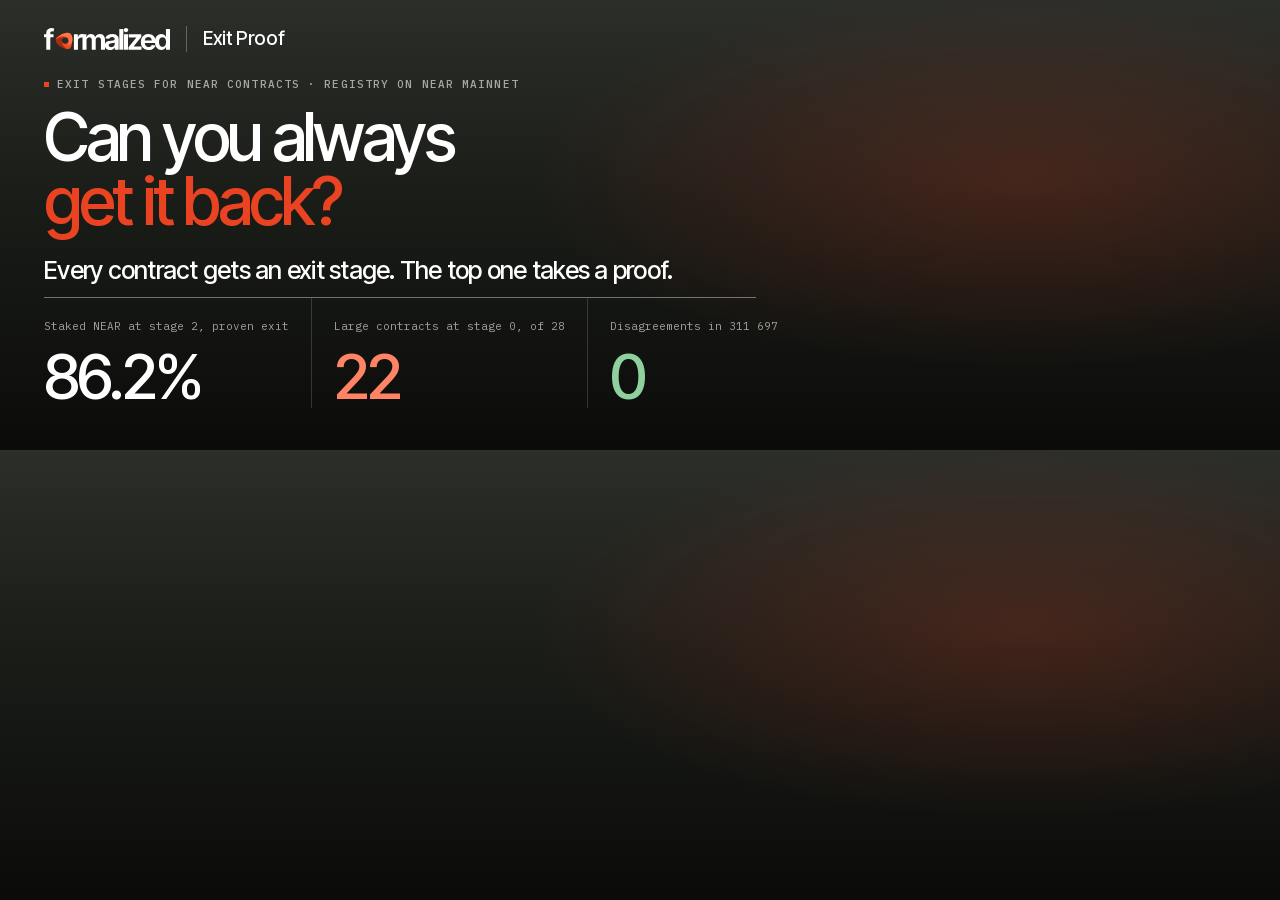
<file: docs/assets/src/hero.html>
<!doctype html>
<meta charset="utf-8" />
<title>Exit Proof</title>
<link rel="stylesheet" href="design.css" />
<style>
  body { height: 450px; }
  header { margin: 0 26px; padding: 16px 18px 0; min-height: 62px; display: flex; align-items: center; }
  main { padding: 14px 44px 0; }
  h1 { margin: 12px 0 0; font: 500 66px/0.98 var(--sans); letter-spacing: -0.05em; }
  h1 span { display: block; }
  h1 span:last-child { color: var(--orange); }
  h2 { margin: 22px 0 12px; font: 500 25px/1.18 var(--sans); letter-spacing: -0.03em; color: #fff; }
  .facts { display: grid; grid-template-columns: 1fr 1fr 1fr; border-top: 1px solid rgb(255 255 255 / .4); }
  .facts > div { padding: 14px 22px 0; border-left: 1px solid rgb(255 255 255 / .16); }
  .facts > div:first-child { padding-left: 0; border-left: 0; }
  .facts .label { font: 400 11px/1.5 var(--mono); color: rgb(255 255 255 / .6); white-space: nowrap; }
  .facts strong { display: block; margin-top: 8px; font: 500 62px/1 var(--sans); letter-spacing: -0.05em; color: #fff; }
  .facts .bad { color: #ff8466; }
  .facts .good { color: #8fd19e; }
</style>
<body class="dark">
  <header>
    <div class="brand-line">
      <img src="../../../web/assets/formalized-white.svg" alt="formalized" />
      <div class="brand">Exit Proof</div>
    </div>
  </header>
  <main>
    <p class="eyebrow">Exit stages for NEAR contracts · registry on NEAR mainnet</p>
    <h1><span>Can you always</span><span>get it back?</span></h1>
    <h2>Every contract gets an exit stage. The top one takes a proof.</h2>
    <div class="facts">
      <div><span class="label">Staked NEAR at stage 2, proven exit</span><strong>86.2%</strong></div>
      <div><span class="label">Large contracts at stage 0, of 28</span><strong class="bad">22</strong></div>
      <div><span class="label">Disagreements in 311 697</span><strong class="good">0</strong></div>
    </div>
  </main>
</body>
</file>
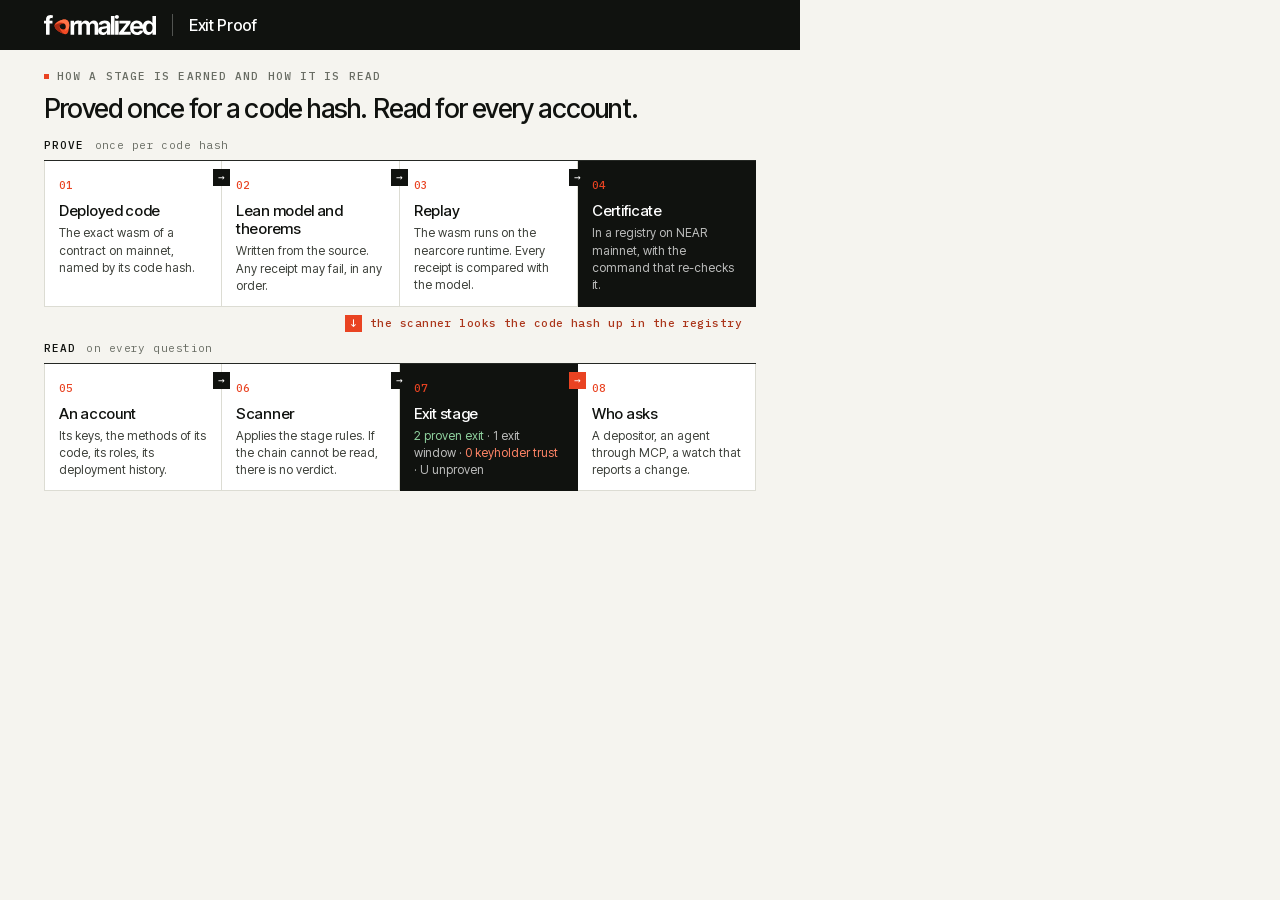
<file: docs/assets/src/pipeline.html>
<!doctype html>
<meta charset="utf-8" />
<title>How a stage is earned and read</title>
<link rel="stylesheet" href="design.css" />
<style>
  body { height: 505px; }
  main { padding: 18px 44px 0; }
  h2 { margin: 8px 0 14px; font: 500 27px/1.15 var(--sans); letter-spacing: -0.03em; color: var(--ink-deep); }
  .name { display: flex; align-items: baseline; gap: 10px; padding: 0 0 6px; font: 400 11px/1.45 var(--mono); letter-spacing: 0.04em; color: var(--muted); }
  .name b { font-weight: 500; letter-spacing: 0.1em; color: var(--ink-deep); }
  .steps { display: grid; grid-template-columns: repeat(4, 1fr); border-top: 1px solid var(--ink); }
  .step { position: relative; padding: 10px 14px 12px; background: var(--paper); border-right: 1px solid var(--line); border-bottom: 1px solid var(--line); }
  .step:first-child { border-left: 1px solid var(--line); }
  .step .n { font: 500 11px/1 var(--mono); color: var(--orange); }
  .step b { display: block; margin: 6px 0 4px; font: 500 15px/1.2 var(--sans); letter-spacing: -0.02em; color: var(--ink-deep); }
  .step p { margin: 0; font: 400 12px/1.42 var(--sans); color: var(--text); }
  .step:not(:last-child)::after { content: '→'; position: absolute; right: -9px; top: 8px; z-index: 1; width: 17px; height: 17px; display: flex; align-items: center; justify-content: center; font: 500 11px/1 var(--mono); color: #fff; background: var(--ink-deep); }
  .step.end { background: var(--ink-deep); border-color: var(--ink-deep); }
  .step.end b { color: #fff; } .step.end p { color: rgb(255 255 255 / .72); }
  .step.end:not(:last-child)::after { background: var(--orange); }
  .join { display: flex; align-items: center; justify-content: flex-end; gap: 8px; height: 34px; padding-right: 14px; white-space: nowrap; font: 500 11px/1 var(--mono); letter-spacing: 0.04em; color: var(--orange-ink); }
  .join::before { content: '↓'; display: inline-flex; align-items: center; justify-content: center; width: 17px; height: 17px; color: #fff; background: var(--orange); }
  .stage2 { color: #8fd19e; } .stage0 { color: #ff8466; }
</style>
<body class="paper">
  <div class="band">
    <div class="brand-line">
      <img src="../../../web/assets/formalized-white.svg" alt="formalized" />
      <div class="brand">Exit Proof</div>
    </div>
  </div>
  <main>
    <p class="eyebrow">How a stage is earned and how it is read</p>
    <h2>Proved once for a code hash. Read for every account.</h2>

    <div class="lane">
      <div class="name"><b>PROVE</b>once per code hash</div>
      <div class="steps">
        <div class="step"><span class="n">01</span><b>Deployed code</b><p>The exact wasm of a contract on mainnet, named by its code hash.</p></div>
        <div class="step"><span class="n">02</span><b>Lean model and theorems</b><p>Written from the source. Any receipt may fail, in any order.</p></div>
        <div class="step"><span class="n">03</span><b>Replay</b><p>The wasm runs on the nearcore runtime. Every receipt is compared with the model.</p></div>
        <div class="step end"><span class="n">04</span><b>Certificate</b><p>In a registry on NEAR mainnet, with the command that re-checks it.</p></div>
      </div>
    </div>

    <div class="join">the scanner looks the code hash up in the registry</div>

    <div class="lane">
      <div class="name"><b>READ</b>on every question</div>
      <div class="steps">
        <div class="step"><span class="n">05</span><b>An account</b><p>Its keys, the methods of its code, its roles, its deployment history.</p></div>
        <div class="step"><span class="n">06</span><b>Scanner</b><p>Applies the stage rules. If the chain cannot be read, there is no verdict.</p></div>
        <div class="step end"><span class="n">07</span><b>Exit stage</b><p><span class="stage2">2 proven exit</span> · 1 exit window · <span class="stage0">0 keyholder trust</span> · U unproven</p></div>
        <div class="step"><span class="n">08</span><b>Who asks</b><p>A depositor, an agent through MCP, a watch that reports a change.</p></div>
      </div>
    </div>
  </main>
</body>
</file>
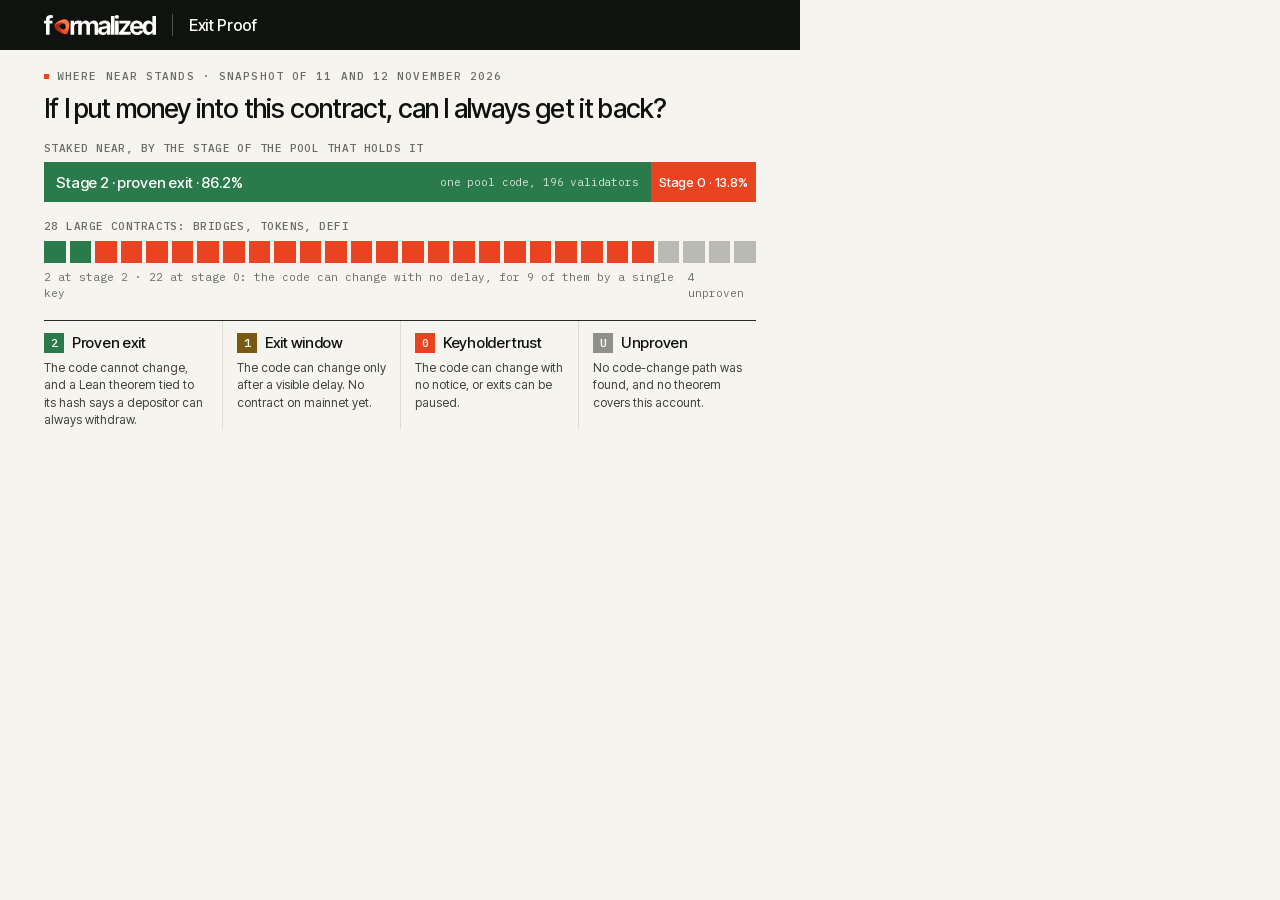
<file: docs/assets/src/stages.html>
<!doctype html>
<meta charset="utf-8" />
<title>Where NEAR stands on the exit ladder</title>
<link rel="stylesheet" href="design.css" />
<style>
  body { height: 440px; }
  main { padding: 18px 44px 0; }
  h2 { margin: 8px 0 16px; font: 500 27px/1.15 var(--sans); letter-spacing: -0.03em; color: var(--ink-deep); }
  .label { font: 500 11px/1.5 var(--mono); letter-spacing: 0.04em; color: var(--muted); }
  .bar { display: flex; height: 40px; margin: 6px 0 16px; }
  .bar div { display: flex; align-items: center; padding: 0 12px; font: 500 15px/1 var(--sans); letter-spacing: -0.01em; color: #fff; white-space: nowrap; }
  .bar .two { flex: 86.2; background: var(--ok); justify-content: space-between; }
  .bar .zero { flex: 13.8; background: var(--orange); justify-content: center; padding: 0 6px; font-size: 13px; }
  .bar small { font: 400 11px/1 var(--mono); color: rgb(255 255 255 / .8); }
  .cells { display: grid; grid-template-columns: repeat(28, 1fr); gap: 4px; margin: 6px 0 6px; }
  .cells i { display: block; height: 22px; background: var(--orange); }
  .cells i.two { background: var(--ok); }
  .cells i.u { background: #b9bbb2; }
  .under { display: flex; justify-content: space-between; font: 400 11px/1.5 var(--mono); color: var(--muted); }
  .ladder { display: grid; grid-template-columns: repeat(4, 1fr); margin-top: 18px; border-top: 1px solid var(--ink); }
  .ladder > div { padding: 12px 14px 0; border-left: 1px solid var(--line); }
  .ladder > div:first-child { padding-left: 0; border-left: 0; }
  .ladder b { display: flex; align-items: center; gap: 8px; font: 500 15px/1.2 var(--sans); letter-spacing: -0.02em; color: var(--ink-deep); }
  .ladder b::before { content: attr(data-n); display: inline-flex; align-items: center; justify-content: center; width: 20px; height: 20px; font: 500 12px/1 var(--mono); color: #fff; background: var(--c); }
  .ladder p { margin: 6px 0 0; font: 400 12px/1.45 var(--sans); color: var(--text); }
</style>
<body class="paper">
  <div class="band">
    <div class="brand-line">
      <img src="../../../web/assets/formalized-white.svg" alt="formalized" />
      <div class="brand">Exit Proof</div>
    </div>
  </div>
  <main>
    <p class="eyebrow">Where NEAR stands · snapshot of 11 and 12 November 2026</p>
    <h2>If I put money into this contract, can I always get it back?</h2>

    <div class="label">STAKED NEAR, BY THE STAGE OF THE POOL THAT HOLDS IT</div>
    <div class="bar">
      <div class="two"><span>Stage 2 · proven exit · 86.2%</span><small>one pool code, 196 validators</small></div>
      <div class="zero">Stage 0 · 13.8%</div>
    </div>

    <div class="label">28 LARGE CONTRACTS: BRIDGES, TOKENS, DEFI</div>
    <div class="cells">
      <i class="two"></i><i class="two"></i>
      <i></i><i></i><i></i><i></i><i></i><i></i><i></i><i></i><i></i><i></i><i></i>
      <i></i><i></i><i></i><i></i><i></i><i></i><i></i><i></i><i></i><i></i><i></i>
      <i class="u"></i><i class="u"></i><i class="u"></i><i class="u"></i>
    </div>
    <div class="under"><span>2 at stage 2 · 22 at stage 0: the code can change with no delay, for 9 of them by a single key</span><span>4 unproven</span></div>

    <div class="ladder">
      <div><b data-n="2" style="--c: var(--ok)">Proven exit</b><p>The code cannot change, and a Lean theorem tied to its hash says a depositor can always withdraw.</p></div>
      <div><b data-n="1" style="--c: var(--warn)">Exit window</b><p>The code can change only after a visible delay. No contract on mainnet yet.</p></div>
      <div><b data-n="0" style="--c: var(--orange)">Keyholder trust</b><p>The code can change with no notice, or exits can be paused.</p></div>
      <div><b data-n="U" style="--c: #8f9189">Unproven</b><p>No code-change path was found, and no theorem covers this account.</p></div>
    </div>
  </main>
</body>
</file>
<file: web/styles.css>
/* Shared with the other project pages of formalized.si and taken as it is: this page uses a part of it, and the
   rules for elements this page does not have (a wallet page, a patch checker) are left in place so that the two
   files stay identical to their source. What is specific to this page is in exit.css. */
/* Both pages follow the project pages of formalized.si: Inter Tight and IBM Plex Mono, paper and ink, one orange,
   square corners. The font files and their licenses are in fonts/. */
@font-face {
  font-family: 'IBM Plex Mono';
  font-style: normal;
  font-weight: 400;
  font-display: swap;
  src: url(fonts/plex-mono-400.woff2) format('woff2');
}
@font-face {
  font-family: 'IBM Plex Mono';
  font-style: normal;
  font-weight: 500;
  font-display: swap;
  src: url(fonts/plex-mono-500.woff2) format('woff2');
}
@font-face {
  font-family: 'Inter Tight';
  font-style: normal;
  font-weight: 400 600;
  font-display: swap;
  src: url(fonts/inter-tight.woff2) format('woff2');
}

:root {
  --paper: #ffffff;
  --paper-2: #f5f4ef;
  --ink: #252824;
  --ink-deep: #10120f;
  --text: #3d403a;
  --muted: #686c63;
  --line: #dcdcd3;
  --orange: #e94322;
  --orange-ink: #ab351a;
  --orange-soft: #fbe3dc;
  --ok: #2b7a4b;
  --ok-soft: #e1f0e6;
  --warn: #7a5a12;
  --warn-soft: #f6efd9;
  --sans: 'Inter Tight', Arial, sans-serif;
  --mono: 'IBM Plex Mono', ui-monospace, monospace;
  --gutter: 48px;
  --expo: cubic-bezier(0.16, 1, 0.3, 1);
  --fill: var(--ink-deep);
  --fill-ink: #fff;
}
@media (max-width: 1000px) {
  :root {
    --gutter: 32px;
  }
}
@media (max-width: 760px) {
  :root {
    --gutter: 20px;
  }
}

* {
  box-sizing: border-box;
}
html {
  scroll-behavior: smooth;
  scroll-padding-top: 24px;
}
@media (prefers-reduced-motion: reduce) {
  html {
    scroll-behavior: auto;
  }
  *,
  *::before,
  *::after {
    transition: none !important;
  }
}
body {
  margin: 0;
  background: var(--paper-2);
  color: var(--ink);
  font: 400 16px/1.6 var(--sans);
  -webkit-font-smoothing: antialiased;
}
[hidden] {
  display: none !important;
}
a {
  color: inherit;
  text-decoration: underline;
  text-decoration-color: var(--orange);
  text-decoration-thickness: 1px;
  text-underline-offset: 4px;
  transition: color 0.2s;
}
a:hover {
  color: var(--orange-ink);
}
button,
a {
  -webkit-tap-highlight-color: transparent;
}
button {
  font: inherit;
  cursor: pointer;
}
button:disabled {
  cursor: default;
  opacity: 0.45;
}
a:focus-visible,
button:focus-visible,
select:focus-visible,
input:focus-visible,
summary:focus-visible {
  outline: 2px solid var(--orange);
  outline-offset: 3px;
}
h1 {
  margin: 0;
  font: 500 clamp(42px, 4.8vw, 80px) / 0.98 var(--sans);
  letter-spacing: -0.05em;
  text-wrap: balance;
}
h1 span:last-child {
  color: var(--orange);
}
h2 {
  margin: 0 0 26px;
  font: 500 clamp(24px, 2.2vw, 34px) / 1.18 var(--sans);
  letter-spacing: -0.03em;
  max-width: 30ch;
}
h3 {
  margin: 0 0 12px;
  font: 500 22px/1.2 var(--sans);
  letter-spacing: -0.02em;
}
p {
  margin: 0 0 18px;
  max-width: 68ch;
  font-size: 17px;
  line-height: 1.62;
  color: var(--text);
}
code {
  font: 0.86em var(--mono);
  background: var(--paper);
  box-shadow: inset 0 0 0 1px var(--line);
  padding: 1px 6px;
  overflow-wrap: anywhere;
  -webkit-box-decoration-break: clone;
  box-decoration-break: clone;
}
pre {
  font: 12.5px/1.6 var(--mono);
}
sup {
  font-size: 0.7em;
  line-height: 0;
}
summary {
  cursor: pointer;
}
.mono {
  font-family: var(--mono);
  font-size: 12.5px;
}
.muted {
  color: var(--muted);
}
.small,
.note {
  font-size: 14.5px;
  color: var(--muted);
}
.skip {
  position: absolute;
  z-index: 99;
  top: 8px;
  left: 8px;
  padding: 12px;
  background: var(--ink);
  color: #fff;
  text-decoration: none;
  transform: translateY(-150%);
}
.skip:focus {
  transform: none;
}

/* Corner marks, as on formalized.si. The blend mode keeps them visible on dark and on paper. */
.marks {
  position: fixed;
  inset: 14px;
  pointer-events: none;
  z-index: 40;
  mix-blend-mode: difference;
}
.marks i {
  position: absolute;
  width: 13px;
  height: 13px;
}
.marks i::before,
.marks i::after {
  content: '';
  position: absolute;
  background: rgb(255 255 255 / 0.55);
}
.marks i::before {
  left: 6px;
  top: 0;
  width: 1px;
  height: 13px;
}
.marks i::after {
  top: 6px;
  left: 0;
  height: 1px;
  width: 13px;
}
.marks .tl {
  top: 0;
  left: 0;
}
.marks .tr {
  top: 0;
  right: 0;
}
.marks .bl {
  bottom: 0;
  left: 0;
}
.marks .br {
  bottom: 0;
  right: 0;
}
.marks .ml,
.marks .mr {
  top: 50%;
  margin-top: -6px;
}
.marks .ml {
  left: 0;
}
.marks .mr {
  right: 0;
}
.marks .ml::before,
.marks .mr::before,
.marks .tc::after,
.marks .bc::after {
  display: none;
}
.marks .ml::after,
.marks .mr::after {
  width: 6px;
}
.marks .mr::after {
  left: 7px;
}
.marks .tc,
.marks .bc {
  left: 50%;
  margin-left: -6px;
}
.marks .tc {
  top: 0;
}
.marks .bc {
  bottom: 0;
}
.marks .tc::before,
.marks .bc::before {
  height: 6px;
}
.marks .bc::before {
  top: 7px;
}

/* The dark stage at the top of a page: header, title, and what the page lets you do first. */
.stage {
  --fill: #fff;
  --fill-ink: var(--ink);
  position: relative;
  overflow: hidden;
  color: #fff;
  background:
    radial-gradient(ellipse 55% 60% at 74% 50%, rgb(233 67 34 / 0.17), rgb(233 67 34 / 0) 70%),
    linear-gradient(180deg, #2c2e29 0%, #1a1c18 45%, #0b0c0a 100%);
}
.stage > * {
  position: relative;
  z-index: 1;
}
.stage > .grain {
  position: absolute;
  inset: 0;
  z-index: 0;
  pointer-events: none;
  opacity: 0.16;
  mix-blend-mode: overlay;
  background-size: 180px 180px;
  background-image: url("data:image/svg+xml,%3Csvg xmlns='http://www.w3.org/2000/svg' width='180' height='180'%3E%3Cfilter id='n'%3E%3CfeTurbulence type='fractalNoise' baseFrequency='.9' numOctaves='2' stitchTiles='stitch'/%3E%3CfeColorMatrix values='0 0 0 0 1 0 0 0 0 1 0 0 0 0 1 0 0 0 .9 0'/%3E%3C/filter%3E%3Crect width='100%25' height='100%25' filter='url(%23n)'/%3E%3C/svg%3E");
}
.stage a:hover {
  color: #fff;
}
.stage code {
  background: rgb(255 255 255 / 0.06);
  box-shadow: none;
  color: #fff;
}

header {
  display: flex;
  align-items: center;
  justify-content: space-between;
  gap: 16px 24px;
  min-height: 62px;
  margin: 0 30px;
  padding: 16px 18px 0;
}
.brand-line {
  display: flex;
  align-items: center;
  gap: 16px;
}
.formalized {
  display: flex;
  align-items: center;
  min-height: 44px;
}
.formalized img {
  display: block;
  width: 146px;
  height: auto;
}
.brand {
  padding-left: 16px;
  border-left: 1px solid rgb(255 255 255 / 0.28);
  font: 500 19px/1.4 var(--sans);
  letter-spacing: -0.02em;
  color: #fff;
  text-decoration: none;
}
.brand span {
  margin-left: 8px;
  font-size: 13px;
  font-weight: 400;
  letter-spacing: 0;
  color: rgb(255 255 255 / 0.55);
}
nav {
  display: flex;
  align-items: center;
  gap: 4px;
  font-family: var(--mono);
}
nav a {
  display: inline-flex;
  align-items: center;
  min-height: 36px;
  padding: 0 14px;
  font-size: 12px;
  font-weight: 500;
  text-transform: uppercase;
  letter-spacing: 0.07em;
  text-decoration: none;
  white-space: nowrap;
  color: #fff;
  opacity: 0.78;
  transition: opacity 0.2s;
}
nav a:hover {
  opacity: 1;
}
.icon {
  flex: none;
  width: 16px;
  height: 16px;
  display: block;
  fill: currentColor;
}
.ui-arrow {
  flex: none;
  width: 14px;
  height: 14px;
  fill: none;
  stroke: currentColor;
  stroke-width: 1.6;
}

/* One button: orange, square, mono capitals. On hover a second color sweeps in from the left. */
.button,
nav .nav-cta,
#check-patch,
.replay-controls button,
#retry {
  position: relative;
  isolation: isolate;
  overflow: hidden;
  display: inline-flex;
  align-items: center;
  gap: 12px;
  min-height: 40px;
  padding: 0 16px;
  border: 0;
  border-radius: 0;
  background: var(--orange);
  color: #fff;
  font: 500 12px/1 var(--mono);
  text-transform: uppercase;
  letter-spacing: 0.07em;
  text-decoration: none;
  transition: color 0.45s var(--expo);
}
.button::after,
nav .nav-cta::after,
#check-patch::after,
.replay-controls button::after,
#retry::after {
  content: '';
  position: absolute;
  inset: 0;
  z-index: -1;
  background: var(--fill);
  transform: scaleX(0);
  transform-origin: 100% 50%;
  transition: transform 0.65s var(--expo);
}
nav .nav-cta {
  margin-left: 18px;
  gap: 10px;
  padding: 0 15px;
  opacity: 1;
}
.button.ghost,
.replay-controls .secondary {
  background: transparent;
  color: inherit;
  box-shadow: inset 0 0 0 1px currentColor;
}
@media (hover: hover) {
  .button:hover,
  nav .nav-cta:hover,
  #check-patch:not(:disabled):hover,
  .replay-controls button:not(:disabled):hover,
  #retry:hover {
    color: var(--fill-ink);
  }
  .button:hover::after,
  nav .nav-cta:hover::after,
  #check-patch:not(:disabled):hover::after,
  .replay-controls button:not(:disabled):hover::after,
  #retry:hover::after {
    transform: scaleX(1);
    transform-origin: 0 50%;
  }
}

/* A section label: a small orange square and a line of mono. */
.eyebrow {
  display: flex;
  align-items: center;
  gap: 8px;
  margin: 0;
  max-width: none;
  font: 500 12px/1.5 var(--mono);
  letter-spacing: 0.04em;
  color: var(--ink);
}
.eyebrow::before {
  content: '';
  flex: none;
  width: 5px;
  height: 5px;
  background: var(--orange);
}
.stage .eyebrow {
  font-size: 11px;
  letter-spacing: 0.1em;
  text-transform: uppercase;
  color: rgb(255 255 255 / 0.6);
}

table {
  width: 100%;
  border-collapse: collapse;
  border-top: 1px solid var(--ink);
}
th,
td {
  text-align: left;
  vertical-align: top;
  border-bottom: 1px solid var(--line);
}
th {
  padding: 16px 18px 14px 0;
  font: 500 11px/1.5 var(--mono);
  letter-spacing: 0.08em;
  text-transform: uppercase;
  color: var(--muted);
}
td {
  padding: 15px 18px 15px 0;
  font: 15.5px/1.5 var(--sans);
  color: var(--text);
}

footer {
  display: flex;
  align-items: center;
  flex-wrap: wrap;
  gap: 12px 24px;
  padding: 30px var(--gutter) 36px;
  background: var(--ink-deep);
  color: #9a9d94;
  font: 11px/1.6 var(--mono);
  letter-spacing: 0.04em;
}
footer span {
  margin-right: auto;
}
footer a {
  color: #e9e8e3;
}
footer a:hover {
  color: #fff;
}

@media (max-width: 1000px) {
  header {
    margin: 0 14px;
    padding: 12px 12px 0;
  }
  .formalized img {
    width: 126px;
  }
  nav a {
    padding: 0 10px;
  }
  nav .nav-cta {
    margin-left: 8px;
  }
}
@media (max-width: 760px) {
  .marks {
    inset: 8px;
  }
  header {
    flex-wrap: wrap;
  }
  nav {
    flex-wrap: wrap;
    width: 100%;
    margin: 0 -10px;
  }
  nav .nav-cta {
    margin-left: auto;
  }
}

/* ---- The wallet page ------------------------------------------------------------------------------------ */
.wallet-hero {
  max-width: 1500px;
  margin: 0 auto;
  padding: 70px var(--gutter) 84px;
}
.wallet-hero .eyebrow {
  margin-bottom: 26px;
}
.intro {
  margin: 28px 0 30px;
  max-width: 58ch;
  font-size: clamp(16px, 1.2vw, 18.5px);
  line-height: 1.58;
  color: rgb(255 255 255 / 0.74);
}
.record-label {
  display: inline-block;
  padding: 9px 12px;
  box-shadow: inset 0 0 0 1px rgb(255 255 255 / 0.28);
  font: 500 11px/1.5 var(--mono);
  letter-spacing: 0.08em;
}
.context {
  margin: 14px 0 0;
  max-width: 62ch;
  font-size: 14px;
  color: rgb(255 255 255 / 0.5);
}
.wrap {
  max-width: 1500px;
  margin: 0 auto;
  padding: 0 var(--gutter) 90px;
}
.tabs {
  display: grid;
  grid-template-columns: repeat(3, minmax(0, 1fr));
  margin-top: 70px;
  border-top: 1px solid var(--ink);
  border-bottom: 1px solid var(--line);
}
.tabs button {
  position: relative;
  display: flex;
  flex-direction: column;
  gap: 12px;
  padding: 22px 22px 26px 0;
  border: 0;
  border-left: 1px solid var(--line);
  border-radius: 0;
  background: transparent;
  color: var(--muted);
  text-align: left;
  font: 11px/1.4 var(--mono);
}
.tabs button:first-child {
  border-left: 0;
}
.tabs button:not(:first-child) {
  padding-left: 22px;
}
.tabs button span {
  font: 500 22px/1.2 var(--sans);
  letter-spacing: -0.02em;
  text-transform: uppercase;
  color: var(--ink);
}
.tabs button::after {
  content: '';
  position: absolute;
  left: 0;
  bottom: -1px;
  width: 100%;
  height: 2px;
  background: var(--orange);
  transform: scaleX(0);
  transform-origin: left;
  transition: transform 0.7s var(--expo);
}
.tabs [aria-selected='true'] {
  color: var(--orange-ink);
}
.tabs [aria-selected='true']::after {
  transform: scaleX(1);
}
.story-panel {
  min-height: 370px;
  padding: 44px 0 20px;
}
.story-panel h2 {
  margin: 14px 0 18px;
}
.panel-top {
  display: flex;
  justify-content: space-between;
  gap: 24px;
}
.amount {
  min-width: 160px;
  text-align: right;
}
.amount strong {
  display: block;
  font: 500 clamp(46px, 4.6vw, 76px) / 1 var(--sans);
  letter-spacing: -0.05em;
  font-variant-numeric: tabular-nums;
}
.amount span {
  display: block;
  margin: 12px 0 0 auto;
  max-width: 18ch;
  font: 12px/1.45 var(--mono);
  color: var(--muted);
}
.table {
  overflow-x: auto;
  max-width: 980px;
}
.replay-controls {
  display: flex;
  flex-wrap: wrap;
  align-items: center;
  gap: 10px;
  margin: 24px 0;
}
#replay-status {
  margin-left: 8px;
  font: 12px var(--mono);
  color: var(--muted);
}
.text-button {
  padding: 10px 0;
  border: 0;
  background: none;
  color: var(--orange-ink);
  font: 500 12px/1.4 var(--mono);
  text-transform: uppercase;
  letter-spacing: 0.07em;
}
.links {
  display: flex;
  flex-wrap: wrap;
  gap: 10px 24px;
  margin: 20px 0;
  font: 12px/1.6 var(--mono);
}
.limit {
  max-width: 68ch;
  padding: 16px 18px;
  border-left: 3px solid var(--orange);
  background: var(--paper);
  box-shadow: inset 0 0 0 1px var(--line);
  font-size: 15px;
  color: var(--text);
}
.live-checker {
  --fill: #fff;
  --fill-ink: var(--ink);
  position: relative;
  max-width: 980px;
  margin-top: 40px;
  padding: 34px;
  background: var(--ink-deep);
  color: #e9e8e3;
  box-shadow: 0 30px 60px -30px rgb(16 18 15 / 0.45);
}
.live-checker::before {
  content: '';
  position: absolute;
  left: 0;
  top: 0;
  width: 100%;
  height: 2px;
  background: linear-gradient(90deg, var(--orange), rgb(233 67 34 / 0));
}
.live-checker .eyebrow {
  margin-bottom: 14px;
  color: rgb(255 255 255 / 0.6);
}
.live-checker h2 {
  color: #fff;
}
.live-checker p,
.live-checker .note {
  color: rgb(255 255 255 / 0.74);
}
.live-checker code {
  background: rgb(255 255 255 / 0.06);
  box-shadow: none;
  color: #fff;
}
.live-checker a:hover {
  color: #fff;
}
#checker-status {
  font: 12.5px/1.6 var(--mono);
  overflow-wrap: anywhere;
  color: #fff;
}
#check-result {
  margin-top: 20px;
}
#check-verdict {
  font: 500 22px/1.2 var(--sans);
  letter-spacing: -0.02em;
}
.live-checker summary {
  font: 12px var(--mono);
  color: rgb(255 255 255 / 0.6);
}
#check-json {
  margin: 10px 0 0;
  padding: 12px 14px;
  background: rgb(255 255 255 / 0.045);
  color: rgb(255 255 255 / 0.82);
  font: 11.5px/1.6 var(--mono);
  white-space: pre-wrap;
  overflow-wrap: anywhere;
}
.boundaries {
  margin-top: 70px;
  padding-top: 44px;
  border-top: 1px solid var(--line);
}
.evidence {
  margin-top: 44px;
  padding: 26px 0 0;
  border-top: 1px solid var(--ink);
}
.evidence > summary {
  font: 500 22px/1.2 var(--sans);
  letter-spacing: -0.02em;
}
.evidence > .note {
  margin-top: 22px;
}
.evidence h2 {
  margin: 54px 0 18px;
  max-width: 40ch;
  font-size: 22px;
  line-height: 1.25;
  letter-spacing: -0.02em;
  scroll-margin-top: 24px;
}
.stats {
  display: grid;
  grid-template-columns: repeat(auto-fit, minmax(170px, 1fr));
  gap: 0;
  margin-top: 26px;
  border-top: 1px solid var(--ink);
  border-bottom: 1px solid var(--line);
}
.stat {
  padding: 22px 18px 22px 0;
}
.stat b {
  display: block;
  font: 500 34px/1.1 var(--sans);
  letter-spacing: -0.04em;
  font-variant-numeric: tabular-nums;
}
.stat span {
  display: block;
  margin-top: 8px;
  font: 12px/1.45 var(--mono);
  color: var(--muted);
}
.grid {
  display: grid;
  gap: 16px;
  grid-template-columns: repeat(auto-fill, minmax(320px, 1fr));
}
.card {
  padding: 22px 24px;
  background: var(--paper);
  box-shadow: inset 0 0 0 1px var(--line);
}
.card table {
  border-top: 0;
}
.row {
  display: flex;
  justify-content: space-between;
  align-items: baseline;
  gap: 10px;
}
.claim {
  font-family: var(--mono);
  font-size: 13px;
  word-break: break-all;
}
.title {
  margin: 6px 0 10px;
}
.chip {
  display: inline-block;
  padding: 3px 8px;
  font: 500 10.5px/1.4 var(--mono);
  letter-spacing: 0.08em;
  text-transform: uppercase;
  white-space: nowrap;
}
.chip.ok {
  background: var(--ok-soft);
  color: var(--ok);
}
.chip.no {
  background: var(--orange-soft);
  color: var(--orange-ink);
}
.chip.warn {
  background: var(--warn-soft);
  color: var(--warn);
}
.kv {
  display: grid;
  grid-template-columns: 112px 1fr;
  gap: 2px 10px;
  font-size: 13.5px;
}
.kv dt,
.proof-result dt {
  color: var(--muted);
}
.kv dd,
.proof-result dd {
  margin: 0;
  overflow-wrap: anywhere;
}
.proof-result {
  display: grid;
  grid-template-columns: 160px 1fr;
  gap: 12px 20px;
  margin: 24px 0;
  max-width: 980px;
}
.proof-result dt {
  font: 500 11px/1.9 var(--mono);
  letter-spacing: 0.08em;
  text-transform: uppercase;
}
pre.stmt {
  margin: 0;
  padding: 18px 20px;
  background: var(--ink-deep);
  color: #e9e8e3;
  white-space: pre-wrap;
  font: 12.5px/1.7 var(--mono);
}
.claims {
  margin: 0 0 18px;
  padding-left: 20px;
}
.claims li {
  margin: 4px 0;
  font-size: 15px;
  color: var(--text);
}
.error {
  max-width: 980px;
  margin-top: 40px;
  padding: 26px;
  background: var(--paper);
  border-left: 3px solid var(--orange);
  box-shadow: inset 0 0 0 1px var(--line);
}
@media (max-width: 640px) {
  .tabs button {
    padding: 14px 10px 16px 0;
  }
  .tabs button:not(:first-child) {
    padding-left: 10px;
  }
  .tabs button span {
    font-size: 14px;
  }
  .story-panel {
    min-height: 0;
  }
  .panel-top {
    flex-direction: column;
  }
  .amount {
    display: flex;
    align-items: center;
    gap: 14px;
    margin: 6px 0 18px;
    text-align: left;
  }
  .amount span {
    margin: 0;
  }
  .proof-result {
    grid-template-columns: 1fr;
    gap: 4px;
  }
  .proof-result dd {
    margin-bottom: 12px;
  }
  .kv {
    grid-template-columns: 96px 1fr;
  }
  .live-checker {
    padding: 22px 18px;
    margin-left: calc(var(--gutter) * -1);
    margin-right: calc(var(--gutter) * -1);
  }
  .table table,
  .table tbody,
  .table tr,
  .table td {
    display: block;
    width: 100%;
  }
  .table tr:first-child {
    display: none;
  }
  .table tr {
    padding: 10px 0;
    border-bottom: 1px solid var(--line);
  }
  .table td {
    border: 0;
    padding: 1px 0;
  }
  .table td:before {
    font-weight: 600;
    color: var(--muted);
  }
  #bypass td:nth-child(2):before,
  #fix td:nth-child(2):before {
    content: 'NEAR: ';
  }
  #bypass td:nth-child(3):before,
  #fix td:nth-child(3):before {
    content: 'Verdict: ';
  }
}
</file>
<file: web/page.css>
/* Shared with the other project pages of formalized.si and taken as it is: this page uses a part of it, and the
   rules for elements this page does not have (a wallet page, a patch checker) are left in place so that the two
   files stay identical to their source. What is specific to this page is in exit.css. */
/* The main page: a dark stage with the title and the checker, a row of numbers, then sections with a label column. */
.stage-grid {
  display: grid;
  grid-template-columns: minmax(0, 1fr) minmax(0, 1.05fr);
  align-items: center;
  gap: 40px 56px;
  max-width: 1500px;
  min-height: calc(100svh - 78px);
  margin: 0 auto;
  padding: 44px var(--gutter) 84px;
}
.patch-hero {
  max-width: 640px;
}
.patch-hero .eyebrow {
  margin-bottom: 26px;
}
.patch-hero .lead {
  margin: 28px 0 34px;
  max-width: 58ch;
  font-size: clamp(16px, 1.2vw, 18.5px);
  line-height: 1.58;
  color: rgb(255 255 255 / 0.74);
}
.actions {
  display: flex;
  flex-wrap: wrap;
  align-items: center;
  gap: 10px;
}
.license {
  margin-left: 6px;
  font: 11px/1.5 var(--mono);
  letter-spacing: 0.08em;
  color: rgb(255 255 255 / 0.45);
}

/* The checker: a dark panel in the stage, in the place where a project page of formalized.si has its figure. */
.try-card {
  position: relative;
  min-width: 0;
  padding: 30px 30px 26px;
  background: rgb(11 12 10 / 0.62);
  box-shadow:
    inset 0 0 0 1px rgb(255 255 255 / 0.14),
    0 30px 60px -30px rgb(0 0 0 / 0.7);
}
.try-card::before {
  content: '';
  position: absolute;
  left: 0;
  top: 0;
  width: 100%;
  height: 2px;
  background: linear-gradient(90deg, var(--orange), rgb(233 67 34 / 0));
}
.try-card .eyebrow {
  margin-bottom: 14px;
}
.try-card h2 {
  margin: 0 0 12px;
  max-width: none;
  font-size: clamp(22px, 1.9vw, 28px);
  color: #fff;
}
.try-card p {
  margin: 0 0 16px;
  max-width: none;
  font-size: 15px;
  line-height: 1.6;
  color: rgb(255 255 255 / 0.74);
}
.try-card a {
  color: #fff;
}
.try-card label {
  display: block;
  margin: 18px 0 8px;
  font: 500 11px/1.5 var(--mono);
  letter-spacing: 0.08em;
  text-transform: uppercase;
  color: rgb(255 255 255 / 0.6);
}
.try-card select {
  width: 100%;
  appearance: none;
  padding: 11px 40px 11px 14px;
  border: 0;
  border-radius: 0;
  background: rgb(255 255 255 / 0.06)
    url("data:image/svg+xml,%3Csvg xmlns='http://www.w3.org/2000/svg' viewBox='0 0 12 8'%3E%3Cpath d='M1 1l5 5 5-5' fill='none' stroke='%23fff' stroke-width='1.5'/%3E%3C/svg%3E")
    no-repeat right 14px center / 12px 8px;
  box-shadow: inset 0 0 0 1px rgb(255 255 255 / 0.25);
  color: #fff;
  font: 13px/1.5 var(--mono);
}
.try-card select option {
  background: var(--ink-deep);
  color: #fff;
}
.try-card pre {
  margin: 10px 0 0;
  padding: 12px 14px;
  background: rgb(255 255 255 / 0.045);
  color: rgb(255 255 255 / 0.86);
  white-space: pre-wrap;
  overflow-wrap: break-word;
}
.try-card label.damage {
  display: flex;
  align-items: baseline;
  gap: 10px;
  margin: 14px 0 0;
  font: 12px/1.5 var(--mono);
  letter-spacing: 0;
  text-transform: none;
  color: rgb(255 255 255 / 0.55);
}
.try-card label.damage input {
  flex: none;
  accent-color: var(--orange);
}
#check-patch {
  margin-top: 18px;
}
#patch-status {
  margin: 16px 0 0;
  font: 12.5px/1.6 var(--mono);
  color: rgb(255 255 255 / 0.86);
}
#patch-result {
  margin-top: 18px;
  padding-left: 18px;
  border-left: 2px solid var(--orange);
}
#patch-result h3 {
  margin: 0 0 8px;
}
#decision.good {
  color: #8fd19e;
}
#decision.bad {
  color: #ff8466;
}
.try-card table {
  margin: 0 0 6px;
  border-top-color: rgb(255 255 255 / 0.28);
}
.try-card th,
.try-card td {
  width: 50%;
  padding: 8px 12px 8px 0;
  border-bottom-color: rgb(255 255 255 / 0.12);
  font: 12.5px/1.5 var(--mono);
  letter-spacing: 0;
  text-transform: none;
  color: rgb(255 255 255 / 0.86);
}
.try-card th {
  color: rgb(255 255 255 / 0.55);
}
.try-card details {
  margin-top: 10px;
}
.try-card summary {
  font: 12px/1.6 var(--mono);
  color: rgb(255 255 255 / 0.6);
}
.try-card #check-note {
  margin: 16px 0 0;
  font-size: 13px;
  color: rgb(255 255 255 / 0.5);
}
.hash {
  margin: 8px 0 0;
  font: 11px/1.5 var(--mono);
  overflow-wrap: anywhere;
}
.try-card .hash {
  font: 11px/1.5 var(--mono);
  color: rgb(255 255 255 / 0.4);
}
.live-strip {
  display: flex;
  flex-wrap: wrap;
  gap: 12px 34px;
  margin: 20px 0 0;
  padding: 16px 0 0;
  border-top: 1px solid rgb(255 255 255 / 0.14);
}
.live-strip div {
  min-width: 0;
}
.live-strip dt {
  font: 500 10px/1.5 var(--mono);
  letter-spacing: 0.1em;
  text-transform: uppercase;
  color: rgb(255 255 255 / 0.45);
}
.live-strip dd {
  margin: 4px 0 0;
  font: 12.5px/1.5 var(--mono);
  overflow-wrap: anywhere;
  color: #fff;
}

/* The row of numbers under the stage. */
.pj-facts {
  padding: 0 var(--gutter);
}
.facts {
  display: grid;
  grid-template-columns: repeat(5, minmax(0, 1fr));
  max-width: 1500px;
  margin: 0 auto;
  border-bottom: 1px solid var(--line);
}
.fact {
  padding: 40px 26px 36px;
  border-left: 1px solid var(--line);
}
.fact:first-child {
  border-left: 0;
  padding-left: 0;
}
.fact b {
  display: block;
  font: 500 clamp(46px, 4.6vw, 76px) / 1 var(--sans);
  letter-spacing: -0.05em;
  font-variant-numeric: tabular-nums;
  transition: color 0.3s;
}
.fact span {
  display: block;
  margin-top: 14px;
  max-width: 20ch;
  font: 12px/1.45 var(--mono);
  color: var(--muted);
}
@media (hover: hover) {
  .fact:hover b {
    color: var(--orange);
  }
}

/* A section: the label in a narrow left column, the content in the right one. */
.patch-card {
  display: grid;
  grid-template-columns: 240px minmax(0, 1fr);
  column-gap: 60px;
  max-width: 1500px;
  margin: 0 auto;
  padding: 110px var(--gutter);
  border-bottom: 1px solid var(--line);
}
.patch-card > * {
  grid-column: 2;
  min-width: 0;
  max-width: 880px;
}
.patch-card > .eyebrow {
  grid-column: 1;
  grid-row: 1 / span 40;
  align-self: start;
  position: sticky;
  top: 40px;
}
.patch-card h3 {
  margin: 44px 0 14px;
}
.patch-card pre {
  margin: 8px 0 24px;
  padding: 22px 24px;
  border-top: 2px solid var(--orange);
  background: var(--ink-deep);
  color: #e9e8e3;
  font: 12.5px/1.7 var(--mono);
  white-space: pre-wrap;
  overflow-wrap: break-word;
  box-shadow: 0 30px 60px -30px rgb(16 18 15 / 0.45);
}
.patch-card pre .row {
  display: block;
  padding-left: 4ch;
  text-indent: -2ch;
}
.patch-card pre .row.head {
  padding-left: 2ch;
}
.patch-card pre .row.note {
  margin-top: 0.35rem;
  color: rgb(255 255 255 / 0.5);
}
.patch-card details {
  margin: 4px 0 18px;
}
.patch-card summary {
  font: 500 12px/1.6 var(--mono);
  letter-spacing: 0.04em;
}
.patch-card details p {
  margin-top: 14px;
}
.patch-comparison {
  display: grid;
  grid-template-columns: repeat(3, minmax(0, 1fr));
  margin: 0 0 34px;
  border-top: 1px solid var(--ink);
  border-bottom: 1px solid var(--line);
}
.patch-comparison > div {
  display: flex;
  flex-direction: column;
  justify-content: space-between;
  padding: 26px 22px 30px;
  border-left: 1px solid var(--line);
}
.patch-comparison > div:first-child {
  border-left: 0;
  padding-left: 0;
}
.patch-comparison .muted {
  display: block;
  font: 12px/1.45 var(--mono);
}
.patch-comparison strong {
  display: block;
  margin-top: 16px;
  font: 500 clamp(46px, 4.6vw, 76px) / 1 var(--sans);
  letter-spacing: -0.05em;
  font-variant-numeric: tabular-nums;
}
.bad {
  color: var(--orange);
}
.good {
  color: var(--ok);
}
.evidence-error {
  color: var(--orange-ink);
}
.tx-table {
  overflow-x: auto;
  margin: 6px 0 26px;
}
.tx-table th,
.tx-table td {
  overflow-wrap: break-word;
}
.tx-table td:first-child {
  width: 40%;
  color: var(--ink);
}
.tx-table td:last-child {
  font: 12.5px/1.8 var(--mono);
  white-space: nowrap;
}
.tx-table td code {
  overflow-wrap: break-word;
}
#open-bounties .tx-table td:first-child,
#agent-evidence .tx-table td:first-child {
  width: auto;
}
#open-bounties .tx-table td:last-child,
#agent-evidence .tx-table td:last-child {
  font: 15.5px/1.5 var(--sans);
  white-space: normal;
}
#open-bounties .tx-table td:nth-child(2) {
  white-space: nowrap;
}
#kernel-bounty,
#open-bounties {
  margin-top: 6px;
}

/* What the proof does not cover: a dark panel with an orange edge. */
.callout {
  --fill: #fff;
  --fill-ink: var(--ink);
  position: relative;
  overflow: hidden;
  padding: 34px 34px 36px;
  background: var(--ink-deep);
  color: rgb(255 255 255 / 0.8);
}
.callout::before {
  content: '';
  position: absolute;
  left: 0;
  top: 0;
  bottom: 0;
  width: 3px;
  background: var(--orange);
}
.callout h2 {
  color: #fff;
}
.callout ul {
  list-style: none;
  max-width: 68ch;
  margin: 0 0 28px;
  padding: 0;
}
.callout li {
  position: relative;
  padding: 16px 0 16px 26px;
  border-top: 1px solid rgb(255 255 255 / 0.12);
  font-size: 16px;
  line-height: 1.6;
}
.callout li::before {
  content: '';
  position: absolute;
  left: 0;
  top: 26px;
  width: 7px;
  height: 7px;
  background: var(--orange);
}

@media (max-width: 1200px) {
  .patch-card {
    grid-template-columns: 180px minmax(0, 1fr);
    column-gap: 40px;
  }
}
@media (min-width: 1001px) and (max-height: 760px) {
  .stage-grid {
    align-items: start;
  }
}
@media (max-width: 1000px) {
  .stage-grid {
    grid-template-columns: 1fr;
    min-height: 0;
    padding-top: 48px;
  }
  .facts {
    grid-template-columns: repeat(3, minmax(0, 1fr));
  }
  .fact:nth-child(4) {
    border-left: 0;
    padding-left: 0;
  }
  .fact:nth-child(n + 4) {
    border-top: 1px solid var(--line);
  }
  .patch-card {
    grid-template-columns: 1fr;
  }
  .patch-card > * {
    grid-column: 1;
  }
  .patch-card > .eyebrow {
    grid-row: auto;
    position: static;
    margin-bottom: 26px;
  }
}
@media (max-width: 760px) {
  .stage-grid {
    padding: 36px var(--gutter) 56px;
  }
  h1 {
    font-size: clamp(38px, 11vw, 50px);
  }
  .actions .button {
    flex: 1 1 100%;
    justify-content: space-between;
  }
  .license {
    margin: 6px 0 0;
  }
  .try-card {
    margin: 0 calc(var(--gutter) * -1);
    padding: 22px 16px;
  }
  .facts {
    grid-template-columns: repeat(2, minmax(0, 1fr));
  }
  .fact,
  .fact:first-child,
  .fact:nth-child(4) {
    padding: 26px 14px 24px 0;
    border-left: 0;
  }
  .fact:nth-child(even) {
    padding-left: 16px;
    border-left: 1px solid var(--line);
  }
  .fact:nth-child(n + 3) {
    border-top: 1px solid var(--line);
  }
  .fact:last-child {
    grid-column: 1 / -1;
    padding-left: 0;
    border-left: 0;
  }
  .patch-card {
    padding: 64px var(--gutter);
  }
  .patch-card pre {
    margin-left: calc(var(--gutter) * -1);
    margin-right: calc(var(--gutter) * -1);
    padding: 18px 16px;
    font-size: 11.5px;
  }
  .patch-comparison > div {
    padding: 18px 10px 22px;
  }
  .patch-comparison > div:first-child {
    padding-left: 0;
  }
  .patch-comparison strong {
    font-size: clamp(30px, 9.5vw, 46px);
  }
  .callout {
    margin: 0 calc(var(--gutter) * -1);
    padding: 26px 20px 28px;
  }
}
@media (max-width: 700px) {
  .tx-table table,
  .tx-table tbody,
  .tx-table tr,
  .tx-table td {
    display: block;
    width: 100%;
  }
  .tx-table thead {
    display: none;
  }
  .tx-table tr {
    padding: 12px 0;
    border-bottom: 1px solid var(--line);
  }
  .tx-table td {
    border: 0;
    padding: 2px 0;
  }
  .tx-table td:first-child {
    width: 100%;
    font-weight: 500;
  }
  .live-strip {
    gap: 12px 24px;
  }
}
</file>
<file: web/exit.css>
/* What this page adds to the two shared style sheets (styles.css, page.css): the form of the checker, the line of
   a stage, the bar and the cells of "Where NEAR stands", the steps of the pipeline. */

:root {
  --s2: #2b7a4b;
  --s1: #7a5a12;
  --s0: #e94322;
  --su: #8f9189;
}

/* ---- the checker ---- */
.field-row { display: grid; grid-template-columns: minmax(0, 1fr) auto; gap: 8px; }
.try-card input[type='text'] {
  width: 100%; padding: 11px 14px; border: 0; border-radius: 0; background-color: rgb(255 255 255 / 0.06);
  box-shadow: inset 0 0 0 1px rgb(255 255 255 / 0.16); color: #fff; font: 13px/1.5 var(--mono);
}
/* the network switch, in the style of the field and the example buttons */
.seg { display: flex; box-shadow: inset 0 0 0 1px rgb(255 255 255 / 0.16); }
.seg button {
  padding: 0 14px; border: 0; border-radius: 0; background: transparent; color: rgb(255 255 255 / 0.62);
  font: 12.5px/1 var(--mono); letter-spacing: 0.02em; cursor: pointer;
}
.seg button + button { box-shadow: inset 1px 0 0 rgb(255 255 255 / 0.16); }
.seg button:hover { color: #fff; }
.seg button[aria-checked='true'] { background: var(--orange); color: #fff; box-shadow: none; }
.seg button:focus-visible { outline: 1px solid #fff; outline-offset: -3px; }
.try-card input[type='text']::selection { background: var(--orange); }
.presets { display: flex; flex-wrap: wrap; gap: 6px; margin: 10px 0 18px; }
.presets button {
  padding: 5px 10px; border: 0; border-radius: 0; background: transparent; color: rgb(255 255 255 / 0.72);
  box-shadow: inset 0 0 0 1px rgb(255 255 255 / 0.22); font: 11.5px/1.5 var(--mono);
}
.presets button:hover { color: #fff; box-shadow: inset 0 0 0 1px var(--orange); }
.try-card #exit-status { margin: 16px 0 0; font: 12.5px/1.6 var(--mono); color: rgb(255 255 255 / 0.62); }
.try-card #exit-result { margin-top: 18px; padding-top: 18px; border-top: 1px solid rgb(255 255 255 / 0.28); }
.try-card ul { margin: 12px 0 14px; padding: 0; list-style: none; }
.try-card li { position: relative; padding: 0 0 6px 16px; font-size: 14.5px; line-height: 1.5; color: rgb(255 255 255 / 0.82); }
.try-card li::before { content: ''; position: absolute; left: 0; top: 0.6em; width: 5px; height: 5px; background: var(--orange); }
.try-card #condition { padding: 10px 12px; background: rgb(255 255 255 / 0.05); font-size: 13.5px; color: rgb(255 255 255 / 0.78); }
.try-card pre { max-height: 360px; overflow: auto; font-size: 11.5px; }
.try-card #check-note code { background: rgb(255 255 255 / 0.06); box-shadow: none; color: rgb(255 255 255 / 0.8); }

.try-card .result-actions { display: flex; flex-wrap: wrap; gap: 8px; margin: 2px 0 6px; }
.try-card .result-actions .button { margin: 0; }
/* where a line of evidence comes from */
.tag {
  display: inline-block; margin-left: 4px; padding: 1px 6px; vertical-align: 1px; font: 500 10.5px/1.5 var(--mono);
  letter-spacing: 0.04em; color: rgb(255 255 255 / 0.85); box-shadow: inset 0 0 0 1px rgb(255 255 255 / 0.28); cursor: help;
}
.tag.t-proof { color: #8fd19e; box-shadow: inset 0 0 0 1px rgb(143 209 158 / 0.6); }
.tag.t-name, .tag.t-view { color: #e8c66a; box-shadow: inset 0 0 0 1px rgb(232 198 106 / 0.55); }

/* ---- on mainnet, for agents ---- */
table.txs td:last-child { white-space: nowrap; }
table.txs .lvl { margin-right: 8px; vertical-align: -6px; }
.uses { display: grid; grid-template-columns: repeat(2, minmax(0, 1fr)); gap: 0; margin-top: 18px; border-top: 1px solid var(--ink); }
.use { min-width: 0; padding: 16px 18px 18px; background: var(--paper); border-right: 1px solid var(--line); border-bottom: 1px solid var(--line); }
.use:nth-child(odd) { border-left: 1px solid var(--line); }
.use b { display: block; margin-bottom: 6px; font: 500 17px/1.25 var(--sans); letter-spacing: -0.02em; color: var(--ink-deep); }
.use p { margin: 0 0 10px; max-width: none; font-size: 14px; line-height: 1.5; color: var(--text); }
.use pre { margin: 0; overflow-x: auto; white-space: pre; font-size: 11.5px; }

/* the facts row: a six-digit number stays on one line */
.fact b { white-space: nowrap; }
.fact b.long { display: flex; align-items: flex-end; height: clamp(46px, 4.6vw, 76px); font-size: clamp(34px, 3.4vw, 56px); }

/* ---- the video ---- */
.video-card video { display: block; width: 100%; height: auto; margin-top: 18px; background: var(--ink-deep); }

/* ---- the line of a stage ---- */
.stage-line { display: flex; align-items: center; gap: 12px; margin: 0; font: 500 24px/1.2 var(--sans); letter-spacing: -0.03em; }
.lvl {
  display: inline-flex; align-items: center; justify-content: center; flex: none; min-width: 26px; height: 26px; padding: 0 6px;
  background: var(--su); color: #fff; font: 500 13px/1 var(--mono); letter-spacing: 0;
}
.stage-line .lvl { min-width: 34px; height: 34px; font-size: 16px; }
.s2 .lvl, .lvl.l2 { background: var(--s2); }
.s1 .lvl, .lvl.l1 { background: var(--s1); }
.s0 .lvl, .lvl.l0 { background: var(--s0); }
.try-card .s2 { color: #8fd19e; }
.try-card .s1 { color: #e8c66a; }
.try-card .s0 { color: #ff8466; }
.try-card .sU { color: #fff; }
.patch-card .stage-line { margin: 26px 0 10px; }
.patch-card .s2 { color: var(--s2); }
.patch-card .s0 { color: var(--orange-ink); }

/* ---- the table of stages ---- */
table.ladder td:first-child { white-space: nowrap; font-weight: 500; color: var(--ink-deep); }
table.ladder .lvl { margin-right: 8px; vertical-align: -6px; }

/* ---- where NEAR stands ---- */
.bar { display: flex; height: 54px; margin: 6px 0 12px; }
.bar div { display: flex; align-items: center; min-width: 0; padding: 0 16px; overflow: hidden; white-space: nowrap; color: #fff; font: 500 16px/1 var(--sans); letter-spacing: -0.01em; }
.bar .l2 { background: var(--s2); }
.bar .l1 { background: var(--s1); }
.bar .l0 { background: var(--s0); justify-content: center; padding: 0 8px; font-size: 13px; }
.bar .lu { background: var(--su); }
.cells { display: grid; grid-template-columns: repeat(28, minmax(0, 1fr)); gap: 5px; margin: 6px 0 12px; }
.cells i { display: block; height: 30px; background: var(--su); }
.cells .l2 { background: var(--s2); }
.cells .l1 { background: var(--s1); }
.cells .l0 { background: var(--s0); }

/* ---- the pipeline ---- */
.lane-name { margin: 26px 0 8px; font: 400 12px/1.5 var(--mono); letter-spacing: 0.04em; color: var(--muted); }
.lane-name b { margin-right: 8px; font-weight: 500; letter-spacing: 0.1em; color: var(--ink-deep); }
.steps { display: grid; grid-template-columns: repeat(4, minmax(0, 1fr)); margin: 0; padding: 0; list-style: none; border-top: 1px solid var(--ink); }
.steps li { padding: 14px 18px 18px; background: var(--paper); border-right: 1px solid var(--line); border-bottom: 1px solid var(--line); }
.steps li:first-child { border-left: 1px solid var(--line); }
.steps span { font: 500 11px/1 var(--mono); color: var(--orange); }
.steps b { display: block; margin: 8px 0 6px; font: 500 17px/1.2 var(--sans); letter-spacing: -0.02em; color: var(--ink-deep); }
.steps p { margin: 0; max-width: none; font-size: 14px; line-height: 1.5; color: var(--text); }
.steps .end { background: var(--ink-deep); border-color: var(--ink-deep); }
.steps .end b { color: #fff; }
.steps .end p { color: rgb(255 255 255 / 0.72); }

/* ---- the token form, on paper ---- */
.light-form label { display: block; margin: 18px 0 8px; font: 500 11px/1.5 var(--mono); letter-spacing: 0.08em; text-transform: uppercase; color: var(--muted); }
.light-form input[type='text'] { width: 100%; padding: 11px 14px; border: 0; border-radius: 0; background: var(--paper); box-shadow: inset 0 0 0 1px var(--line); color: var(--ink-deep); font: 13px/1.5 var(--mono); }
.light-form .presets button { color: var(--text); box-shadow: inset 0 0 0 1px var(--line); }
.light-form .presets button:hover { color: var(--ink-deep); box-shadow: inset 0 0 0 1px var(--orange); }
#token-report { max-height: 420px; overflow: auto; }

.limits-card ul { margin: 0; padding: 0; list-style: none; }
.limits-card li { padding: 14px 0; border-bottom: 1px solid var(--line); font-size: 16px; line-height: 1.6; color: var(--text); }
.limits-card li b { color: var(--ink-deep); }

@media (max-width: 900px) {
  .steps { grid-template-columns: repeat(2, minmax(0, 1fr)); }
  .cells { grid-template-columns: repeat(14, minmax(0, 1fr)); }
  .bar div { font-size: 13px; padding: 0 10px; }
}
@media (max-width: 760px) {
  .uses { grid-template-columns: 1fr; }
  .use:nth-child(odd), .use { border-left: 1px solid var(--line); }
}
@media (max-width: 560px) {
  .steps { grid-template-columns: 1fr; }
  .field-row { grid-template-columns: 1fr; }
  .seg { height: 42px; }
  .seg button { flex: 1; }
}
</file>
<file: docs/assets/src/design.css>
/* The pictures of this repository follow the project pages of formalized.si: Inter Tight and IBM Plex Mono, paper
   and ink, one orange, square corners. The font files and their licenses are in web/fonts/. */
@font-face { font-family: 'IBM Plex Mono'; font-style: normal; font-weight: 400; src: url(../../../web/fonts/plex-mono-400.woff2) format('woff2'); }
@font-face { font-family: 'IBM Plex Mono'; font-style: normal; font-weight: 500; src: url(../../../web/fonts/plex-mono-500.woff2) format('woff2'); }
@font-face { font-family: 'Inter Tight'; font-style: normal; font-weight: 400 600; src: url(../../../web/fonts/inter-tight.woff2) format('woff2'); }

:root {
  --paper: #ffffff; --paper-2: #f5f4ef; --ink: #252824; --ink-deep: #10120f; --text: #3d403a; --muted: #686c63;
  --line: #dcdcd3; --orange: #e94322; --orange-ink: #ab351a; --orange-soft: #fbe3dc; --ok: #2b7a4b; --ok-soft: #e1f0e6;
  --warn: #7a5a12; --warn-soft: #f6efd9;
  --sans: 'Inter Tight', Arial, sans-serif; --mono: 'IBM Plex Mono', ui-monospace, monospace;
}
* { box-sizing: border-box; }
html, body { margin: 0; }
body { width: 800px; color: var(--ink); font: 400 16px/1.6 var(--sans); -webkit-font-smoothing: antialiased; overflow: hidden; }

/* the brand line: the wordmark, a rule, the name of the project */
.brand-line { display: flex; align-items: center; gap: 16px; }
.brand-line img { display: block; width: 126px; height: auto; }
.brand { padding-left: 16px; border-left: 1px solid rgb(255 255 255 / 0.28); font: 500 19px/1.4 var(--sans); letter-spacing: -0.02em; color: #fff; }
.brand span { margin-left: 8px; font-size: 13px; font-weight: 400; letter-spacing: 0; color: rgb(255 255 255 / 0.55); }

.eyebrow { display: flex; align-items: center; gap: 8px; margin: 0; font: 500 11px/1.5 var(--mono); letter-spacing: 0.1em; text-transform: uppercase; }
.eyebrow::before { content: ''; flex: none; width: 5px; height: 5px; background: var(--orange); }

/* a dark card */
body.dark { background: radial-gradient(ellipse 55% 60% at 80% 40%, rgb(233 67 34 / .2), rgb(233 67 34 / 0) 70%), linear-gradient(180deg, #2c2e29 0%, #1a1c18 45%, #0b0c0a 100%); color: #fff; }
body.dark .eyebrow { color: rgb(255 255 255 / 0.6); }

/* a paper card with a band of ink on top */
body.paper { background: var(--paper-2); }
.band { background: var(--ink-deep); padding: 14px 44px; }
.band .brand-line img { width: 112px; }
.band .brand { font-size: 16px; }
body.paper .eyebrow { color: var(--muted); }
</file>
